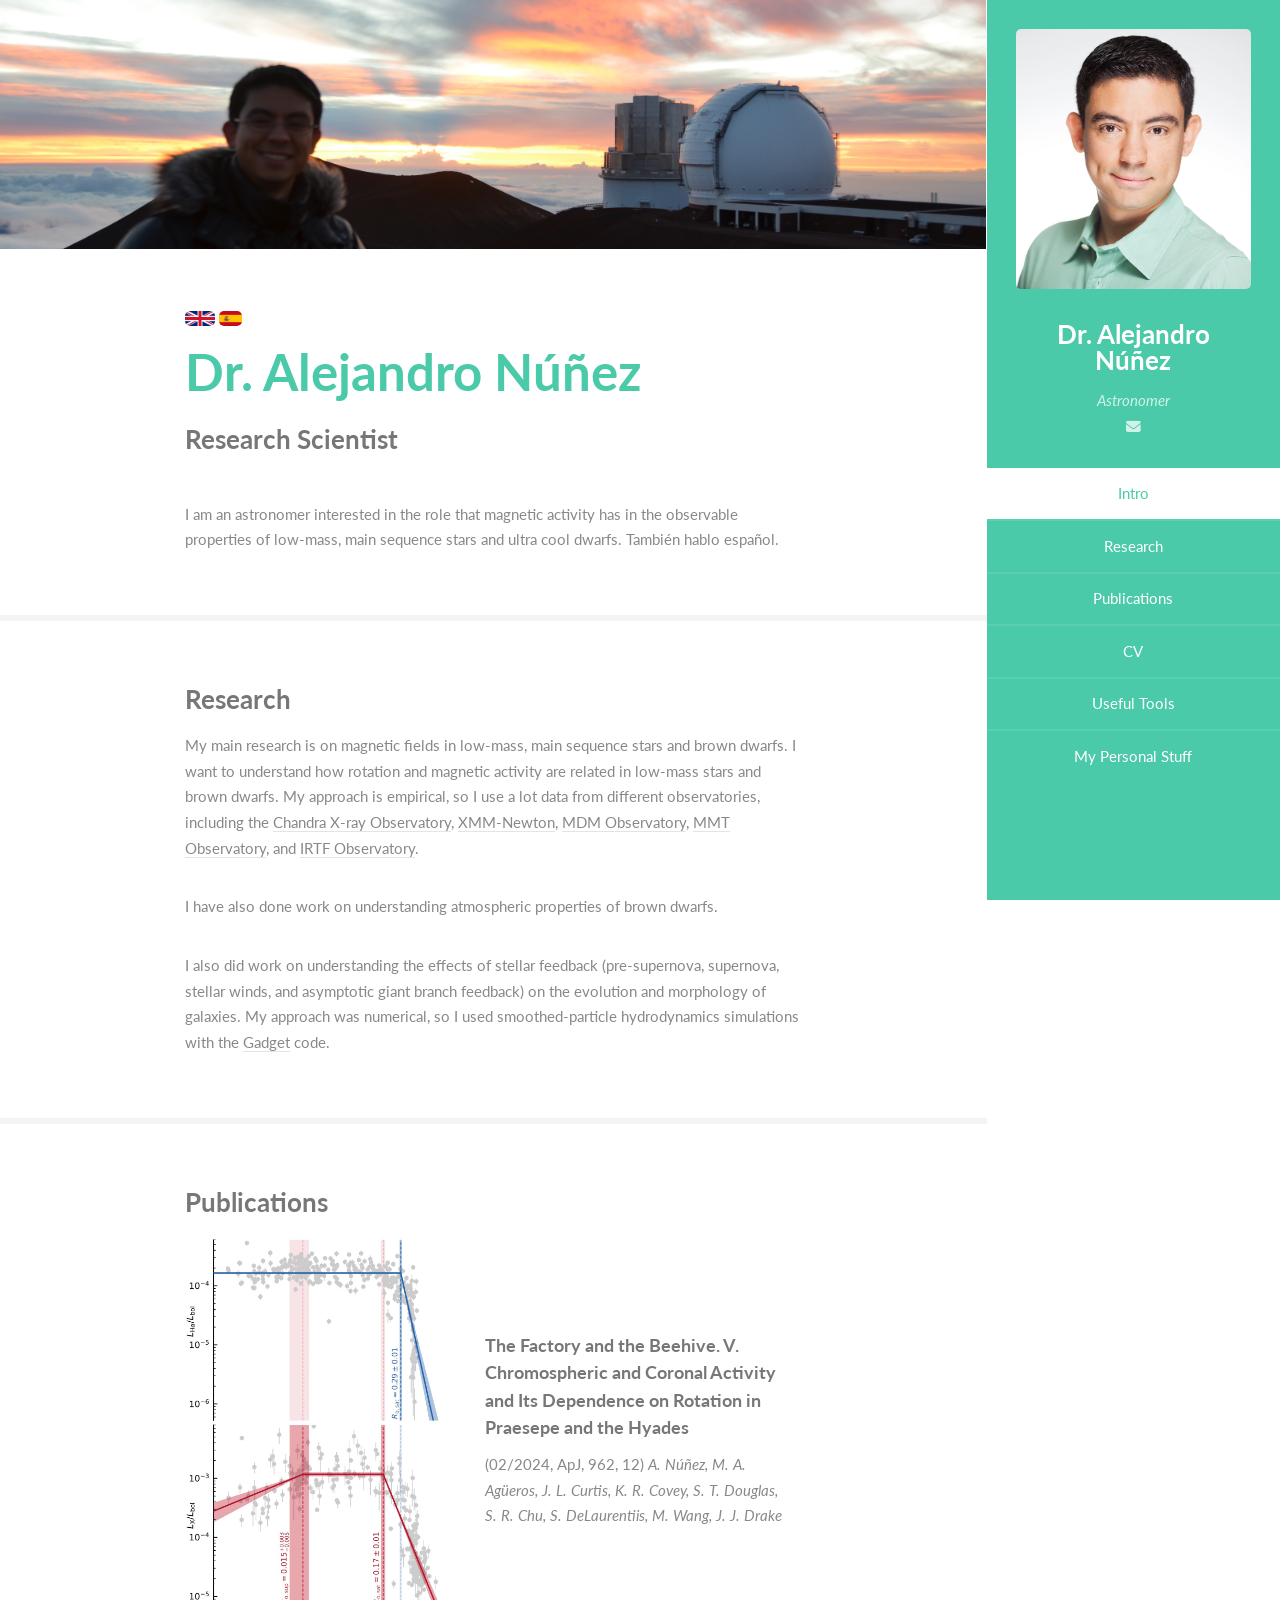
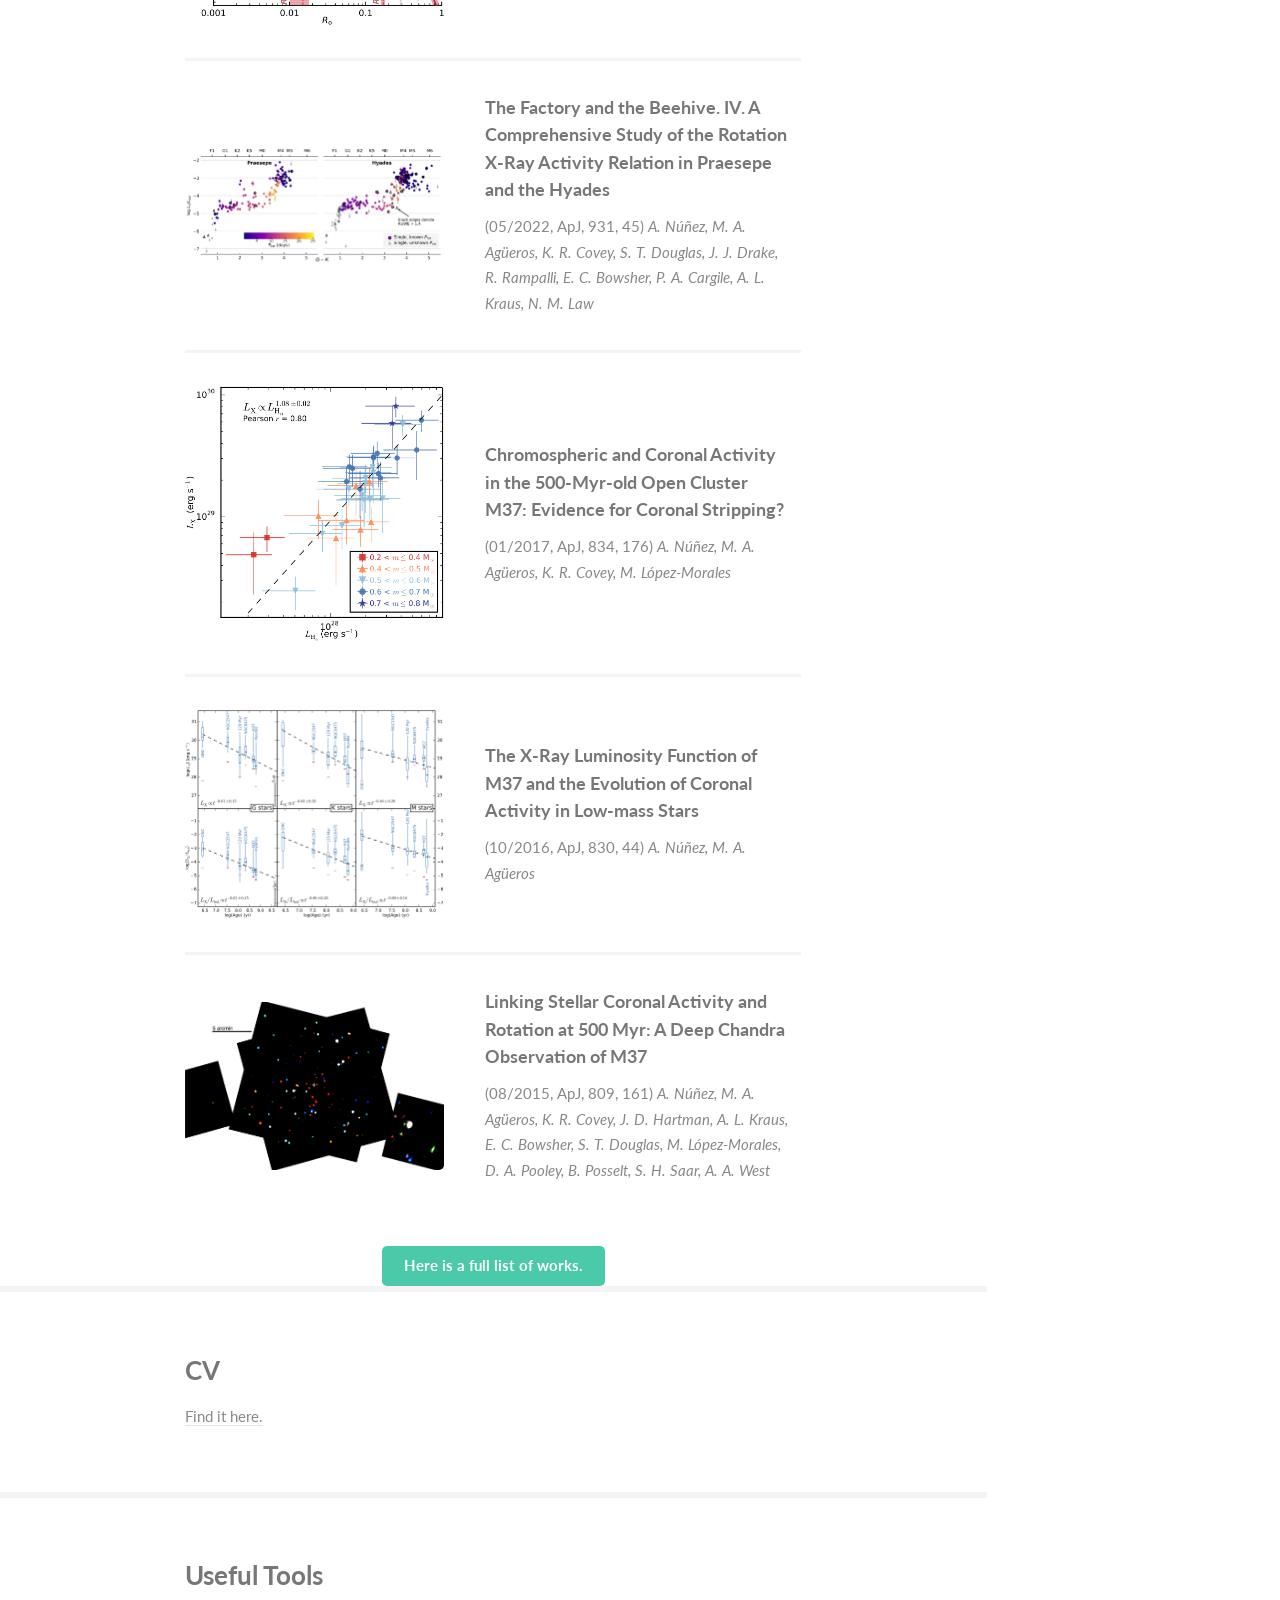
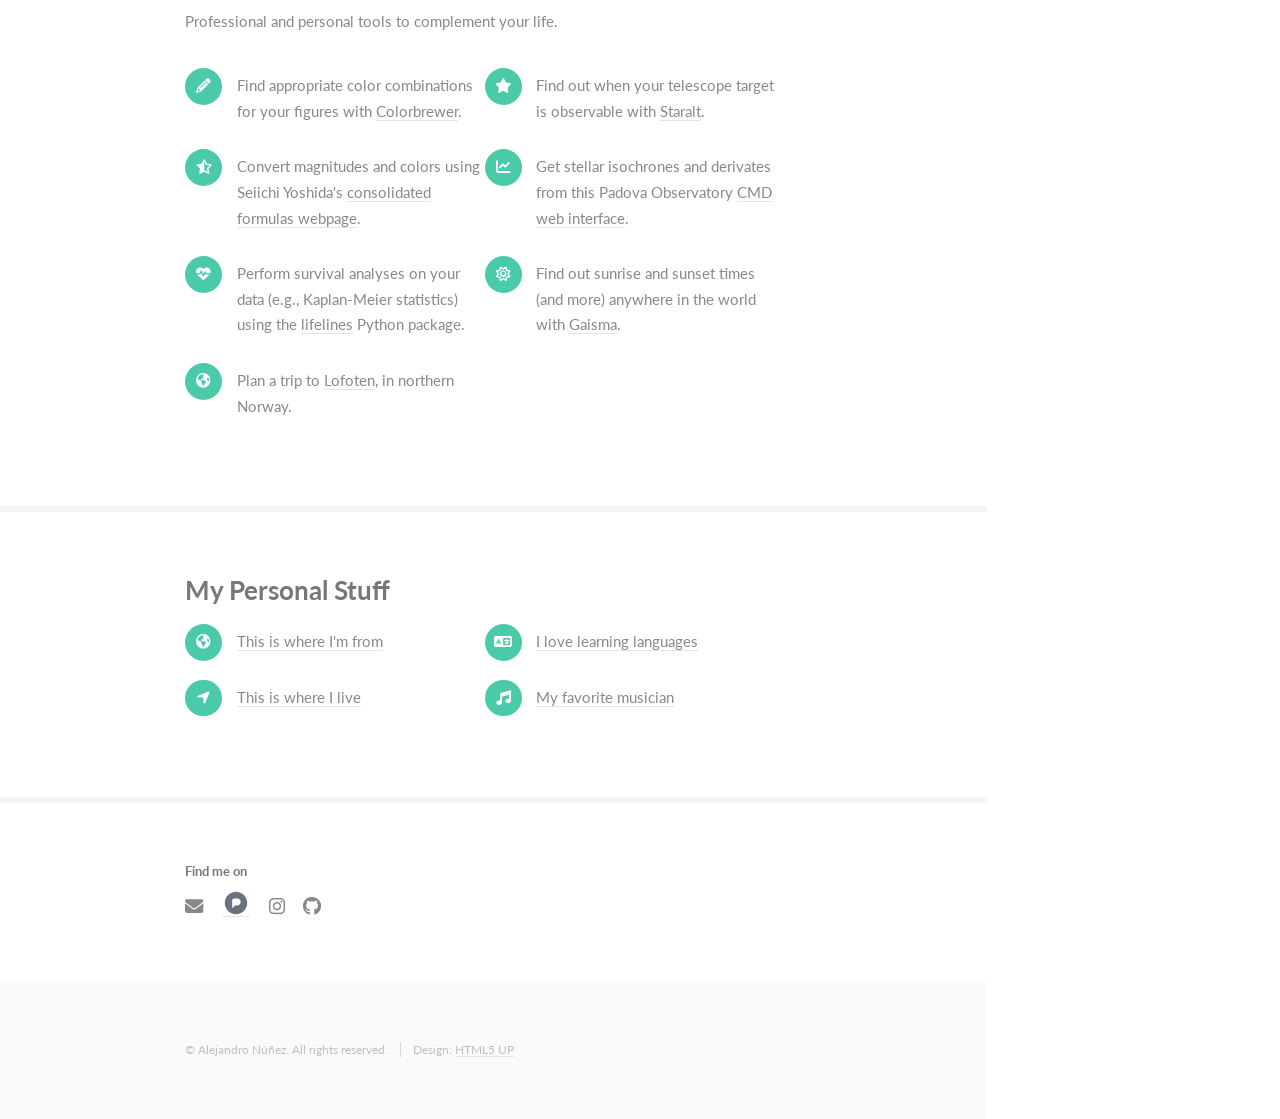
<file: index.html>
<!DOCTYPE HTML>
<!--
	Read Only by HTML5 UP
	html5up.net | @n33co
	Free for personal and commercial use under the CCA 3.0 license (html5up.net/license)

	http://cuit.columbia.edu/web-publishing/creating-personal-websites
	http://fontawesome.io/icons/
	an2549@cunix.cc.columbia.edu
	columbia.edu/an2549
-->
<html>
	<head>
		<title>Dr. Alejandro N&uacute;&ntilde;ez</title>
		<meta charset="utf-8" />
		<meta name="viewport" content="width=device-width, initial-scale=1" />
		<!--[if lte IE 8]><script src="assets/js/ie/html5shiv.js"></script><![endif]-->
		<link rel="stylesheet" href="assets/css/main.css" />
		<link rel="stylesheet" href="https://cdnjs.cloudflare.com/ajax/libs/font-awesome/6.5.2/css/all.min.css">
		<!--[if lte IE 8]><link rel="stylesheet" href="assets/css/ie8.css" /><![endif]-->
	</head>
	<body>

		<!-- Header -->
			<section id="header">
				<header>
					<span class="image fit"><img src="images/me.jpg" alt="" /></span>
					<h1 id="logo"><a href="#">Dr. Alejandro N&uacute;&ntilde;ez</a></h1>
					<p>Astronomer</p><a href="mailto:alejo.nunez@gmail.com" class="icon fa-envelope"><span class="label"></span></a>
				</header>
				<nav id="nav">
					<ul>
						<li><a href="#one">Intro</a></li>
						<li><a href="#two">Research</a></li>
						<li><a href="#three">Publications</a></li>
						<li><a href="#four">CV</a></li>
						<li><a href="#five">Useful Tools</a></li>
						<li><a href="#six">My Personal Stuff</a></li>
					</ul>
				</nav>
			</section>

		<!-- Wrapper -->
			<div id="wrapper">

				<!-- Main -->
					<div id="main">

						<!-- One: INTRO-->
							<section id="one">
								<div class="container">
									<header class="major">
										<a                      class="image"><img src="images/EN.jpg" style="height:15px;" align="right" alt="English" /></a>
										<a href="index_ES.html" class="image"><img src="images/ES.jpg" style="height:15px;" float="right" alt="Espa&ntilde;ol" /></a>
										<h2>Dr. Alejandro N&uacute;&ntilde;ez</h2>
										<p>Research Scientist</p>
									</header>
									<p>I am an astronomer interested in the role that magnetic activity has in the observable properties of low-mass, main sequence stars and ultra cool dwarfs. Tambi&eacute;n hablo espa&ntilde;ol.</p>
								</div>
							</section>

						<!-- Two: RESEARCH -->
							<section id="two">
								<div class="container">
									<h3>Research</h3>
									<p>My main research is on magnetic fields in low-mass, main sequence stars and brown dwarfs. I want to understand how rotation and magnetic activity are related in low-mass stars and brown dwarfs. My approach is empirical, so I use a lot data from different observatories, including the <a href="http://chandra.harvard.edu" target="_blank"> Chandra X-ray Observatory</a>, <a href="http://www.cosmos.esa.int/web/xmm-newton" target="_blank"> XMM-Newton</a>, <a href="http://mdm.kpno.noirlab.edu/" target="_blank"> MDM Observatory</a>, <a href="https://www.mmto.org" target="_blank"> MMT Observatory</a>, and <a href="http://irtfweb.ifa.hawaii.edu" target="_blank"> IRTF Observatory</a>.</p>

									<p>I have also done work on understanding atmospheric properties of brown dwarfs.</p>

									<p>I also did work on understanding the effects of stellar feedback (pre-supernova, supernova, stellar winds, and asymptotic giant branch feedback) on the evolution and morphology of galaxies. My approach was numerical, so I used smoothed-particle hydrodynamics simulations with the <a href="http://wwwmpa.mpa-garching.mpg.de/gadget/" target="_blank"> Gadget</a> code. </p>

								</div>
							</section>

						<!-- Three: PUBLICATIONS -->
							<section id="three">
								<div class="container">
									<h3>Publications</h3>
									<div class="features">
										<article>
											<a href="images/Rossby_XHaALL.jpg" class="image"><img src="images/Rossby_XHaALL.jpg" alt="" /></a>
											<div class="inner">
												<h4><a href=https://ui.adsabs.harvard.edu/abs/2024ApJ...962...12N/abstract>The Factory and the Beehive. V. Chromospheric and Coronal Activity and Its Dependence on Rotation in Praesepe and the Hyades</a></h4>
												<p>(02/2024, ApJ, 962, 12) <i>A. N&uacute;&ntilde;ez, M. A. Ag&uuml;eros, J. L. Curtis, K. R. Covey, S. T. Douglas, S. R. Chu, S. DeLaurentiis, M. Wang, J. J. Drake</i></p>
											</div>
										</article>
										<article>
											<a href="images/LLX_color.jpg" class="image"><img src="images/LLX_color.jpg" alt="" /></a>
											<div class="inner">
												<h4><a href=https://ui.adsabs.harvard.edu/abs/2022ApJ...931...45N/abstract>The Factory and the Beehive. IV. A Comprehensive Study of the Rotation X-Ray Activity Relation in Praesepe and the Hyades</a></h4>
												<p>(05/2022, ApJ, 931, 45) <i>A. N&uacute;&ntilde;ez, M. A. Ag&uuml;eros, K. R. Covey, S. T. Douglas, J. J. Drake, R. Rampalli, E. C. Bowsher, P. A. Cargile, A. L. Kraus, N. M. Law</i></p>
											</div>
										</article>
										<article>
											<a href="images/Lx_v_LHa.jpg" class="image"><img src="images/Lx_v_LHa.jpg" alt="" /></a>
											<div class="inner">
												<h4><a href=https://ui.adsabs.harvard.edu/abs/2017ApJ...834..176N/abstract>Chromospheric and Coronal Activity in the 500-Myr-old Open Cluster M37: Evidence for Coronal Stripping?</a></h4>
												<p>(01/2017, ApJ, 834, 176) <i>A. N&uacute;&ntilde;ez, M. A. Ag&uuml;eros, K. R. Covey, M. L&oacute;pez-Morales</i></p>
											</div>
										</article>
										<article>
											<a href="images/Lx_v_t.jpg" class="image"><img src="images/Lx_v_t.jpg" alt="" /></a>
											<div class="inner">
												<h4><a href=https://ui.adsabs.harvard.edu/abs/2016ApJ...830...44N/abstract>The X-Ray Luminosity Function of M37 and the Evolution of Coronal Activity in Low-mass Stars</a></h4>
												<p>(10/2016, ApJ, 830, 44) <i>A. N&uacute;&ntilde;ez, M. A. Ag&uuml;eros</i></p>
											</div>
										</article>
										<article>
											<a href="images/color_composite.jpg" class="image"><img src="images/color_composite.jpg" alt="" /></a>
											<div class="inner">
												<h4><a href=https://ui.adsabs.harvard.edu/abs/2015ApJ...809..161N/abstract>Linking Stellar Coronal Activity and Rotation at 500 Myr: A Deep Chandra Observation of M37</a></h4>
												<p>(08/2015, ApJ, 809, 161) <i>A. N&uacute;&ntilde;ez, M. A. Ag&uuml;eros, K. R. Covey, J. D. Hartman, A. L. Kraus, E. C. Bowsher, S. T. Douglas, M. L&oacute;pez-Morales, D. A. Pooley, B. Posselt, S. H. Saar, A. A. West</i></p>
											</div>
										</article>
									</div>
								</div>
								<center><a href="https://ui.adsabs.harvard.edu/search/fq=%7B!type%3Daqp%20v%3D%24fq_database%7D&fq_database=database%3A%20astronomy&q=author%3A(%22nunez%2C%20alejandro%22)&sort=date%20desc%2C%20bibcode%20desc&p_=0" target="_blank" class="button special">Here is a full list of works.</a></center>
							</section>

						<!-- Four: CV -->
							<section id="four">
								<div class="container">
									<h3>CV</h3>
									<p><a href="CV.pdf">Find it here.</a></p>
								</div>
							</section>

						<!-- Five: Useful Tools -->
                            <section id="five">
                            	<div class="container">
                                	<h3><a href="#">Useful Tools</a></h3>
									<p>Professional and personal tools to complement your life. </p>
                                    <ul class="feature-icons">
                                    	<li class="fa-pencil">Find appropriate color combinations for your figures with <a href="http://colorbrewer2.org/" target="_blank">Colorbrewer</a>.</li>
                                    	<li class="fa-star">Find out when your telescope target is observable with <a href="https://astro.ing.iac.es/staralt/" target="_blank">Staralt</a>.</li>
										<li class="fa-star-half-o">Convert magnitudes and colors using Seiichi Yoshida's <a href="http://www.aerith.net/astro/color_conversion.html" target="_blank">consolidated formulas webpage</a>.</li>
										<li class="fa-line-chart">Get stellar isochrones and derivates from this Padova Observatory <a href="http://stev.oapd.inaf.it/cgi-bin/cmd" target="_blank">CMD web interface</a>.</li>
                                    	<li class="fa-heartbeat">Perform survival analyses on your data (e.g., Kaplan-Meier statistics) using the <a href="http://lifelines.readthedocs.io/en/latest/index.html#" target="_blank">lifelines</a> Python package.</li>
										<li class="fa-sun-o">Find out sunrise and sunset times (and more) anywhere in the world with <a href="https://www.gaisma.com/en/" target="_blank">Gaisma</a>.</li>
										<li class="fa-globe">Plan a trip to <a href="http://www.68north.com/outdoors/" target="_blank">Lofoten</a>, in northern Norway.</li>
                                    </ul>
                                </div>
                            </section>

						<!-- Six: My Personal Stuff -->
                            <section id="six">
                            	<div class="container">
                                	<h3><a href="#">My Personal Stuff</a></h3>
                                    <ul class="feature-icons">
                                        <li class="fa-globe"><a href="https://colombia.travel/en/medellin" target="_blank">This is where I'm from</a></li>
                                        <li class="fa-language"><a href="https://www.duolingo.com/profile/alejocosmico" target="_blank">I love learning languages</a></li>
                                        <li class="fa-location-arrow"><a href="https://www.visitlondon.com/things-to-do/london-areas/islington-and-angel" target="_blank">This is where I live</a></li>
                                        <li class="fa-music"><a href="http://bjork.com/" target="_blank">My favorite musician</a></li>
                                    </ul>
                                </div>
                            </section>

						<!-- Seven -->
							<section id="seven">
								<div class="container">
									<section>
										<div class="row">
											<div class="6u 12u(xsmall)">
												<h5>Find me on</h5>
												<ul class="icons">
													<li><a href="mailto:alejo.nunez@gmail.com" class="icon fa-solid fa-envelope"><span class="label"></span></a></li>
													<li>
														<a href="https://pixelfed.social/alejocosmico" target="_blank">
															<img src="pixelfed.svg"
																alt="Pixelfed"
																style="width:28px; height:28px; vertical-align:-4px;">
														</a>
													</li>
													<li><a href="https://www.instagram.com/alejocosmico/" target="_blank" class="icon fa-brands fa-instagram"><span class="label">Instagram</span></a></li>
													<li><a href="https://github.com/alejocosmico" target="_blank" class="icon fa-brands fa-github"><span class="label">Github</span></a></li>
												</ul>
											</div>
										</div>
									</section>
								</div>
							</section>

					</div>

				<!-- Footer -->
					<section id="footer">
						<div class="container">
							<ul class="copyright">
								<li>&copy; Alejandro N&uacute;&ntilde;ez. All rights reserved.</li><li>Design: <a href="http://html5up.net">HTML5 UP</a></li>
							</ul>
						</div>
					</section>

			</div>

		<!-- Scripts -->
			<script src="assets/js/jquery.min.js"></script>
			<script src="assets/js/jquery.scrollzer.min.js"></script>
			<script src="assets/js/jquery.scrolly.min.js"></script>
			<script src="assets/js/skel.min.js"></script>
			<script src="assets/js/util.js"></script>
			<!--[if lte IE 8]><script src="assets/js/ie/respond.min.js"></script><![endif]-->
			<script src="assets/js/main.js"></script>

	</body>
</html>
</file>
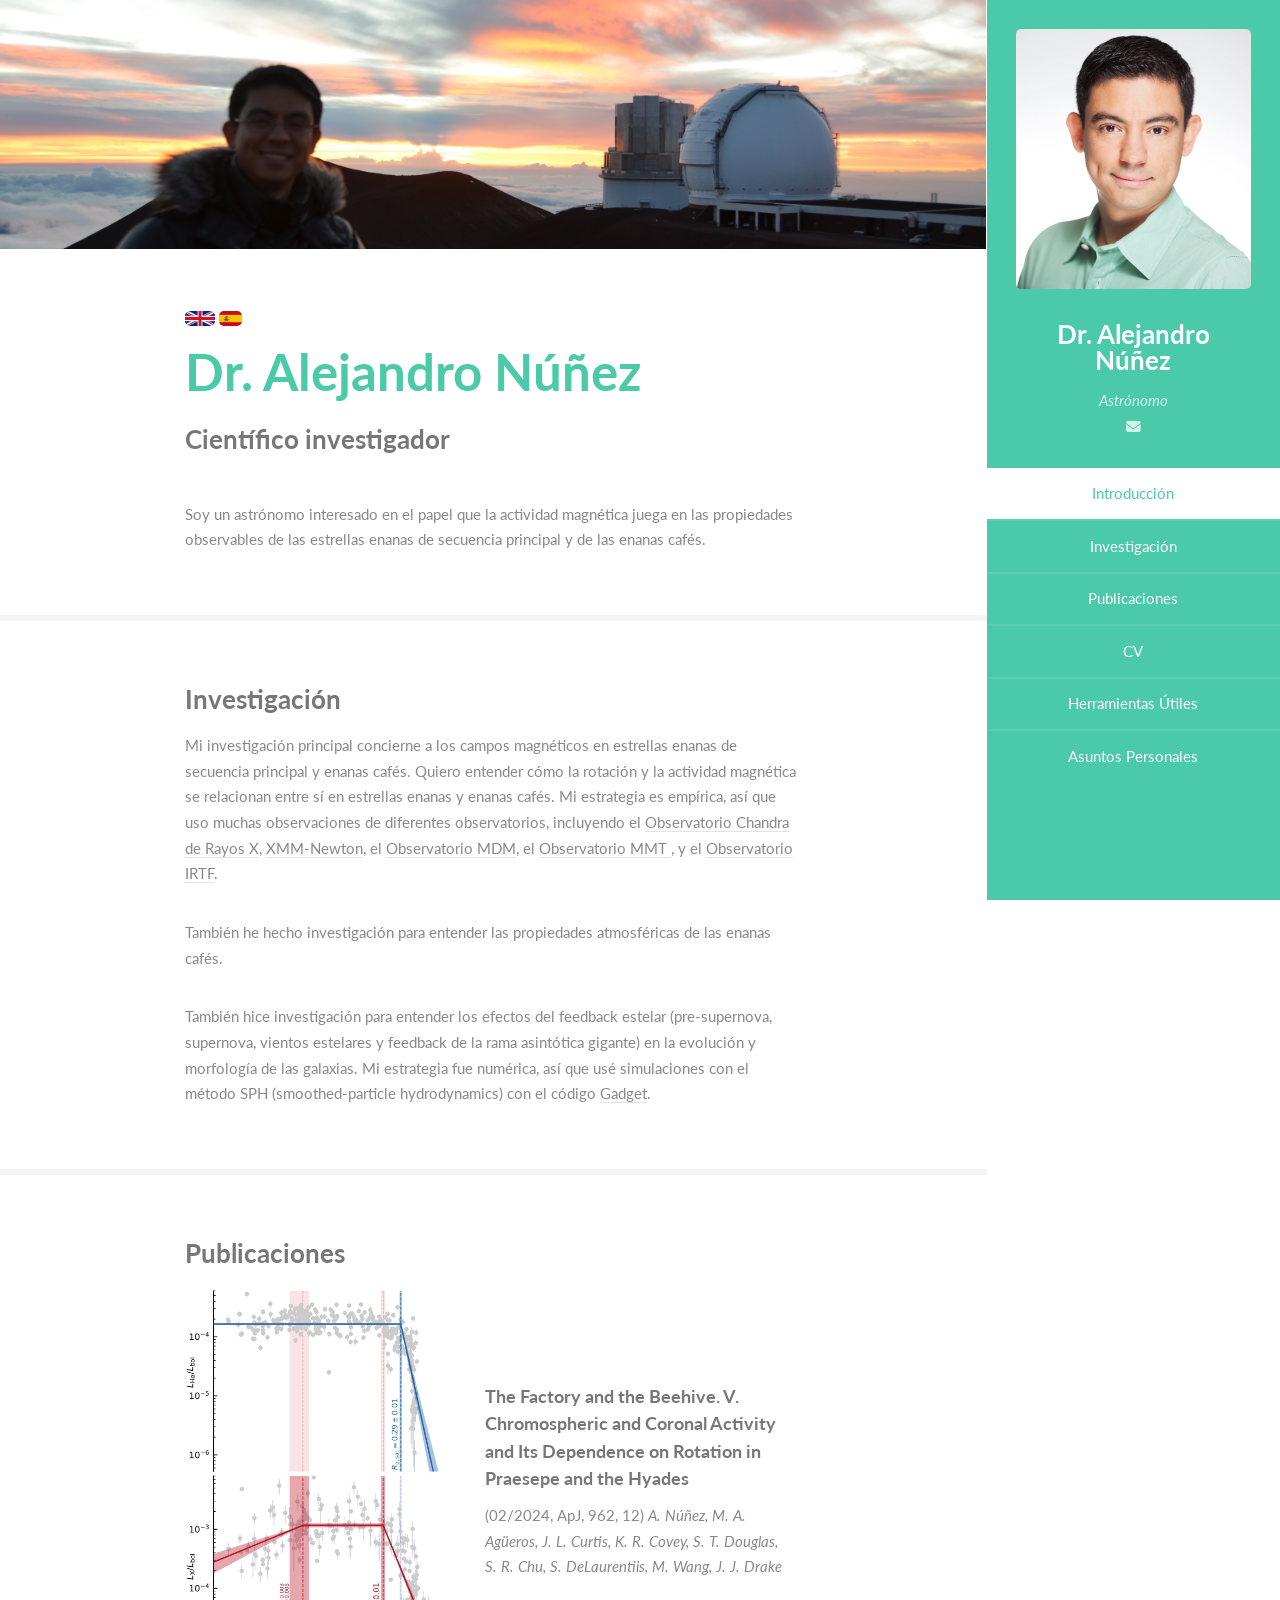
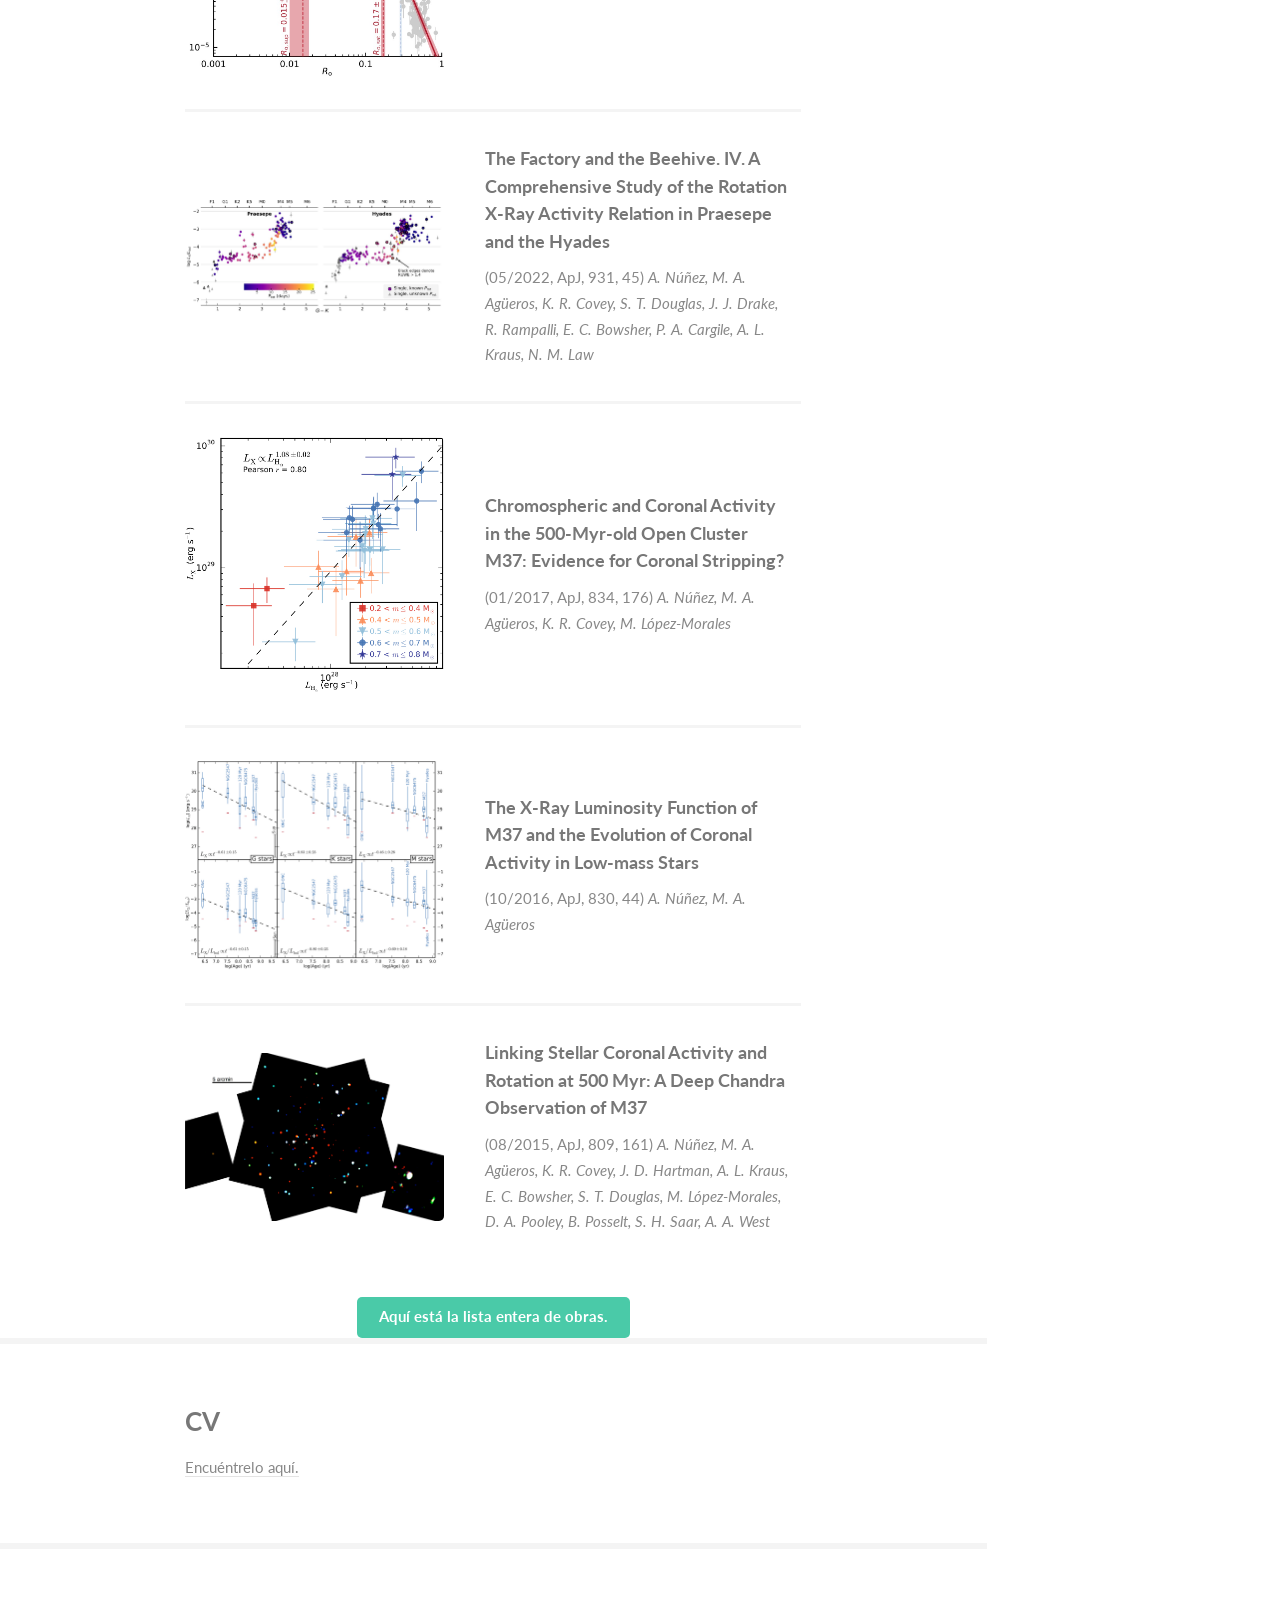
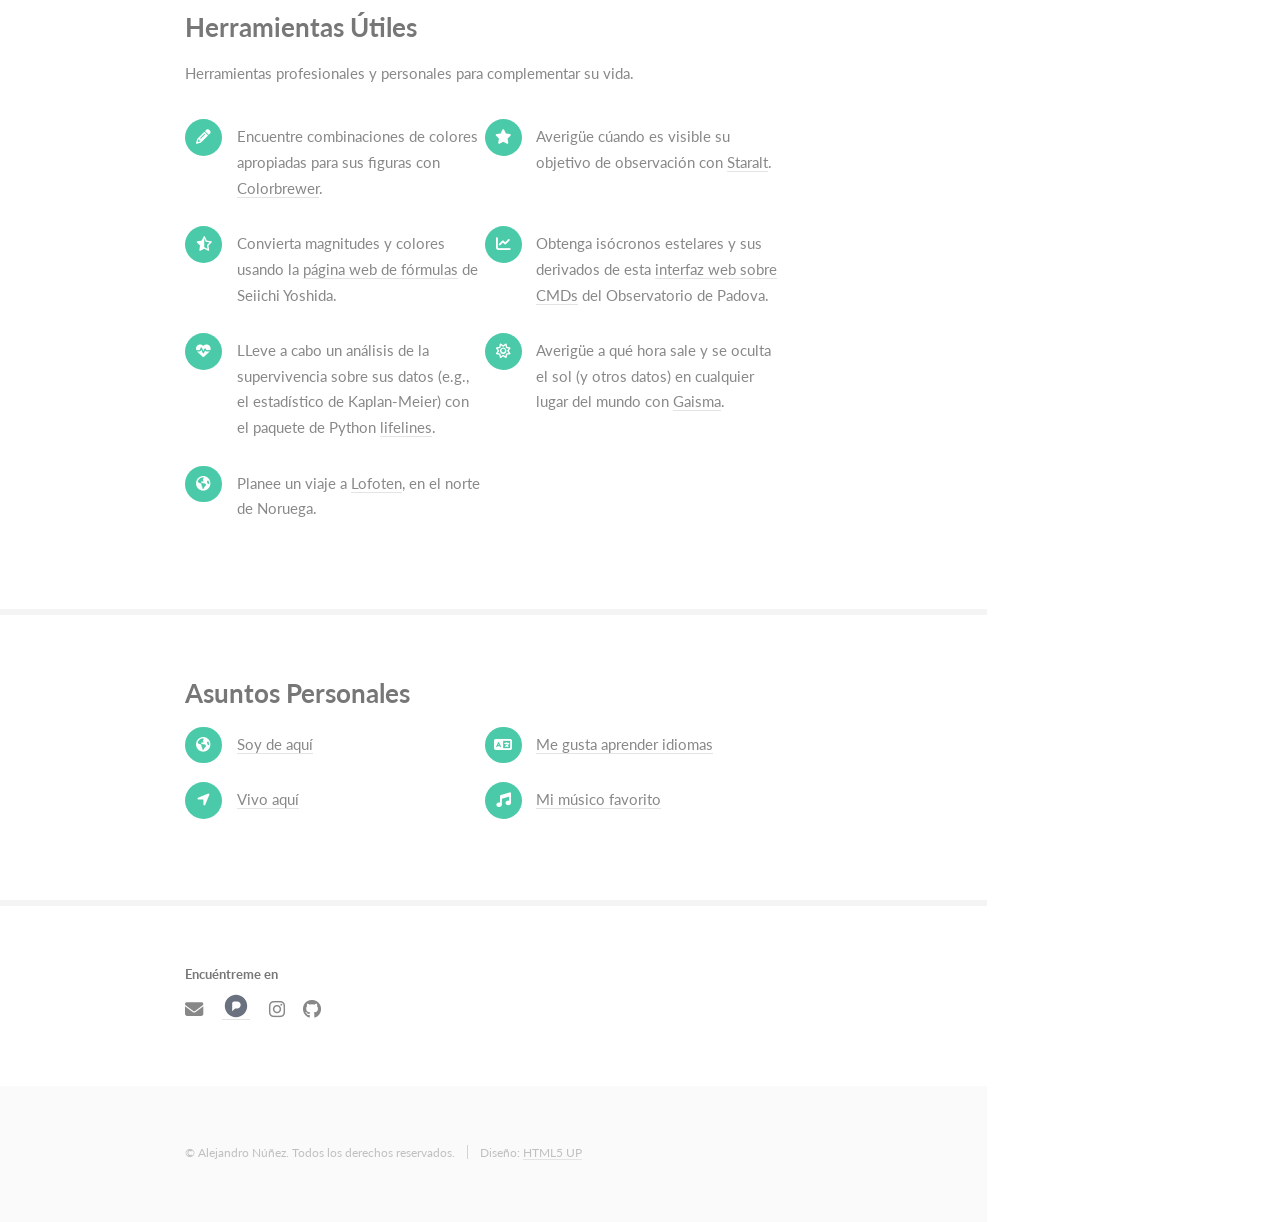
<file: index_ES.html>
<!DOCTYPE HTML>
<!--
	Read Only by HTML5 UP
	html5up.net | @n33co
	Free for personal and commercial use under the CCA 3.0 license (html5up.net/license)

	http://cuit.columbia.edu/web-publishing/creating-personal-websites
	http://fontawesome.io/icons/
	an2549@cunix.cc.columbia.edu
	columbia.edu/an2549
-->
<html>
	<head>
		<title>Dr. Alejandro N&uacute;&ntilde;ez</title>
		<meta charset="utf-8" />
		<meta name="viewport" content="width=device-width, initial-scale=1" />
		<!--[if lte IE 8]><script src="assets/js/ie/html5shiv.js"></script><![endif]-->
		<link rel="stylesheet" href="assets/css/main.css" />
		<link rel="stylesheet" href="https://cdnjs.cloudflare.com/ajax/libs/font-awesome/6.5.2/css/all.min.css">
	</head>
	<body>

		<!-- Header -->
			<section id="header">
				<header>
					<span class="image fit"><img src="images/me.jpg" alt="" /></span>
					<h1 id="logo"><a href="#">Dr. Alejandro N&uacute;&ntilde;ez</a></h1>
					<p>Astr&oacute;nomo</p><a href="mailto:alejo.nunez@gmail.com" class="icon fa-envelope"><span class="label"></span></a>
				</header>
				<nav id="nav">
					<ul>
						<li><a href="#one">Introducci&oacute;n</a></li>
						<li><a href="#two">Investigaci&oacute;n</a></li>
						<li><a href="#three">Publicaciones</a></li>
						<li><a href="#four">CV</a></li>
						<li><a href="#five">Herramientas &Uacute;tiles</a></li>
						<li><a href="#six">Asuntos Personales</a></li>
					</ul>
				</nav>
			</section>

		<!-- Wrapper -->
			<div id="wrapper">

				<!-- Main -->
					<div id="main">

						<!-- One: INTRO-->
							<section id="one">
								<div class="container">
									<header class="major">
										<a href="index.html" class="image"><img src="images/EN.jpg" style="height:15px;" align="right" alt="English" /></a>
										<a                   class="image"><img src="images/ES.jpg" style="height:15px;" float="right" alt="Espa&ntilde;ol" /></a>
										<h2>Dr. Alejandro N&uacute;&ntilde;ez</h2>
										<p>Científico investigador</p>
									</header>
									<p>Soy un astr&oacute;nomo interesado en el papel que la actividad magn&eacute;tica juega en las propiedades observables de las estrellas enanas de secuencia principal y de las enanas caf&eacute;s.</p>
								</div>
							</section>

						<!-- Two: RESEARCH -->
							<section id="two">
								<div class="container">
									<h3>Investigaci&oacute;n</h3>
									<p>Mi investigaci&oacute;n principal concierne a los campos magn&eacute;ticos en estrellas enanas de secuencia principal y enanas caf&eacute;s. Quiero entender c&oacute;mo la rotaci&oacute;n y la actividad magn&eacute;tica se relacionan entre s&iacute; en estrellas enanas y enanas caf&eacute;s. Mi estrategia es emp&iacute;rica, as&iacute; que uso muchas observaciones de diferentes observatorios, incluyendo el <a href="http://chandra.harvard.edu" target="_blank"> Observatorio Chandra de Rayos X</a>, <a href="http://www.cosmos.esa.int/web/xmm-newton" target="_blank"> XMM-Newton</a>, el <a href="http://mdm.kpno.noirlab.edu/" target="_blank"> Observatorio MDM</a>, el <a href="https://www.mmto.org" target="_blank"> Observatorio MMT </a>, y el <a href="http://irtfweb.ifa.hawaii.edu" target="_blank"> Observatorio IRTF</a>.</p>

									<p>Tambi&eacute;n he hecho investigaci&oacute;n para entender las propiedades atmosf&eacute;ricas de las enanas caf&eacute;s.</p>

									<p>Tambi&eacute;n hice investigaci&oacute;n para entender los efectos del feedback estelar (pre-supernova, supernova, vientos estelares y feedback de la rama asint&oacute;tica gigante) en la evoluci&oacute;n y morfolog&iacute;a de las galaxias. Mi estrategia fue num&eacute;rica, as&iacute; que us&eacute; simulaciones con el m&eacute;todo SPH (smoothed-particle hydrodynamics) con el c&oacute;digo <a href="http://wwwmpa.mpa-garching.mpg.de/gadget/" target="_blank"> Gadget</a>. </p>

								</div>
							</section>

						<!-- Three: PUBLICATIONS -->
							<section id="three">
								<div class="container">
									<h3>Publicaciones</h3>
									<div class="features">
										<article>
											<a href="images/Rossby_XHaALL.jpg" class="image"><img src="images/Rossby_XHaALL.jpg" alt="" /></a>
											<div class="inner">
												<h4><a href=https://arxiv.org/abs/2311.18690>The Factory and the Beehive. V. Chromospheric and Coronal Activity and Its Dependence on Rotation in Praesepe and the Hyades</a></h4>
												<p>(02/2024, ApJ, 962, 12) <i>A. N&uacute;&ntilde;ez, M. A. Ag&uuml;eros, J. L. Curtis, K. R. Covey, S. T. Douglas, S. R. Chu, S. DeLaurentiis, M. Wang, J. J. Drake</i></p>
											</div>
										</article>
										<article>
											<a href="images/LLX_color.jpg" class="image"><img src="images/LLX_color.jpg" alt="" /></a>
											<div class="inner">
												<h4><a href=https://ui.adsabs.harvard.edu/abs/2022ApJ...931...45N/abstract>The Factory and the Beehive. IV. A Comprehensive Study of the Rotation X-Ray Activity Relation in Praesepe and the Hyades</a></h4>
												<p>(05/2022, ApJ, 931, 45) <i>A. N&uacute;&ntilde;ez, M. A. Ag&uuml;eros, K. R. Covey, S. T. Douglas, J. J. Drake, R. Rampalli, E. C. Bowsher, P. A. Cargile, A. L. Kraus, N. M. Law</i></p>
											</div>
										</article>
										<article>
											<a href="images/Lx_v_LHa.jpg" class="image"><img src="images/Lx_v_LHa.jpg" alt="" /></a>
											<div class="inner">
												<h4><a href=https://ui.adsabs.harvard.edu/abs/2017ApJ...834..176N/abstract>Chromospheric and Coronal Activity in the 500-Myr-old Open Cluster M37: Evidence for Coronal Stripping?</a></h4>
												<p>(01/2017, ApJ, 834, 176) <i>A. N&uacute;&ntilde;ez, M. A. Ag&uuml;eros, K. R. Covey, M. L&oacute;pez-Morales</i></p>
											</div>
										</article>
										<article>
											<a href="images/Lx_v_t.jpg" class="image"><img src="images/Lx_v_t.jpg" alt="" /></a>
											<div class="inner">
												<h4><a href=https://ui.adsabs.harvard.edu/abs/2016ApJ...830...44N/abstract>The X-Ray Luminosity Function of M37 and the Evolution of Coronal Activity in Low-mass Stars</a></h4>
												<p>(10/2016, ApJ, 830, 44) <i>A. N&uacute;&ntilde;ez, M. A. Ag&uuml;eros</i></p>
											</div>
										</article>
										<article>
											<a href="images/color_composite.jpg" class="image"><img src="images/color_composite.jpg" alt="" /></a>
											<div class="inner">
												<h4><a href=https://ui.adsabs.harvard.edu/abs/2015ApJ...809..161N/abstract>Linking Stellar Coronal Activity and Rotation at 500 Myr: A Deep Chandra Observation of M37</a></h4>
												<p>(08/2015, ApJ, 809, 161) <i>A. N&uacute;&ntilde;ez, M. A. Ag&uuml;eros, K. R. Covey, J. D. Hartman, A. L. Kraus, E. C. Bowsher, S. T. Douglas, M. L&oacute;pez-Morales, D. A. Pooley, B. Posselt, S. H. Saar, A. A. West</i></p>
											</div>
										</article>
									</div>
								</div>
								<center><a href="https://ui.adsabs.harvard.edu/search/fq=%7B!type%3Daqp%20v%3D%24fq_database%7D&fq_database=database%3A%20astronomy&q=author%3A(%22nunez%2C%20alejandro%22)&sort=date%20desc%2C%20bibcode%20desc&p_=0" target="_blank" class="button special">Aqu&iacute; est&aacute; la lista entera de obras.</a></center>
							</section>

						<!-- Four: CV -->
							<section id="four">
								<div class="container">
									<h3>CV</h3>
									<p><a href="CV.pdf">Encu&eacute;ntrelo aqu&iacute;.</a></p>
								</div>
							</section>

						<!-- Five: Useful Tools -->
                            <section id="five">
                            	<div class="container">
                                	<h3><a href="#">Herramientas &Uacute;tiles</a></h3>
									<p>Herramientas profesionales y personales para complementar su vida. </p>
                                    <ul class="feature-icons">
                                    	<li class="fa-pencil">Encuentre combinaciones de colores apropiadas para sus figuras con <a href="http://colorbrewer2.org/" target="_blank">Colorbrewer</a>.</li>
                                    	<li class="fa-star">Averig&uuml;e c&uacute;ando es visible su objetivo de observaci&oacute;n con <a href="https://astro.ing.iac.es/staralt/" target="_blank">Staralt</a>.</li>
										<li class="fa-star-half-o">Convierta magnitudes y colores usando la <a href="http://www.aerith.net/astro/color_conversion.html" target="_blank">p&aacute;gina web de f&oacute;rmulas</a> de Seiichi Yoshida.</li>
										<li class="fa-line-chart">Obtenga is&oacute;cronos estelares y sus derivados de esta <a href="http://stev.oapd.inaf.it/cgi-bin/cmd" target="_blank">interfaz web sobre CMDs</a> del Observatorio de Padova.</li>
                                    	<li class="fa-heartbeat">LLeve a cabo un an&aacute;lisis de la supervivencia sobre sus datos (e.g., el estad&iacute;stico de Kaplan-Meier) con el paquete de Python <a href="http://lifelines.readthedocs.io/en/latest/index.html#" target="_blank">lifelines</a>.</li>
										<li class="fa-sun-o">Averig&uuml;e a qu&eacute; hora sale y se oculta el sol (y otros datos) en cualquier lugar del mundo con <a href="https://www.gaisma.com/en/" target="_blank">Gaisma</a>.</li>
										<li class="fa-globe">Planee un viaje a <a href="http://www.68north.com/outdoors/" target="_blank">Lofoten</a>, en el norte de Noruega.</li>
                                    </ul>
                                </div>
                            </section>

						<!-- Six: My Personal Stuff -->
                            <section id="six">
                            	<div class="container">
                                	<h3><a href="#">Asuntos Personales</a></h3>
                                    <ul class="feature-icons">
                                    	<!--li class="fa-coffee"><a href="http://starsthatshrink.blogspot.com/">Mi blog personal</a></li-->
                                        <li class="fa-globe"><a href="https://colombia.travel/en/medellin" target="_blank">Soy de aqu&iacute;</a></li>
                                        <li class="fa-language"><a href="https://www.duolingo.com/profile/alejocosmico" target="_blank">Me gusta aprender idiomas</a></li>
                                        <li class="fa-location-arrow"><a href="https://www.visitlondon.com/things-to-do/london-areas/islington-and-angel" target="_blank">Vivo aqu&iacute;</a></li>
                                        <li class="fa-music"><a href="http://bjork.com/" target="_blank">Mi m&uacute;sico favorito</a></li>
                                    </ul>
                                </div>
                            </section>

						<!-- Seven -->
							<section id="seven">
								<div class="container">
									<section>
										<div class="row">
											<div class="6u 12u(xsmall)">
												<h5>Encu&eacute;ntreme en</h5>
												<ul class="icons">
													<li><a href="mailto:alejo.nunez@gmail.com" class="icon fa-solid fa-envelope"><span class="label"></span></a></li>
													<li>
														<a href="https://pixelfed.social/alejocosmico" target="_blank">
															<img src="pixelfed.svg"
																alt="Pixelfed"
																style="width:28px; height:28px; vertical-align:-4px;">
														</a>
													</li>
													<li><a href="https://www.instagram.com/alejocosmico/" target="_blank" class="icon fa-brands fa-instagram"><span class="label">Instagram</span></a></li>
													<li><a href="https://github.com/alejocosmico" target="_blank" class="icon fa-brands fa-github"><span class="label">Github</span></a></li>
												</ul>
											</div>
										</div>
									</section>
								</div>
							</section>

					</div>

				<!-- Footer -->
					<section id="footer">
						<div class="container">
							<ul class="copyright">
								<li>&copy; Alejandro N&uacute;&ntilde;ez. Todos los derechos reservados.</li><li>Dise&ntilde;o: <a href="http://html5up.net">HTML5 UP</a></li>
							</ul>
						</div>
					</section>

			</div>

		<!-- Scripts -->
			<script src="assets/js/jquery.min.js"></script>
			<script src="assets/js/jquery.scrollzer.min.js"></script>
			<script src="assets/js/jquery.scrolly.min.js"></script>
			<script src="assets/js/skel.min.js"></script>
			<script src="assets/js/util.js"></script>
			<!--[if lte IE 8]><script src="assets/js/ie/respond.min.js"></script><![endif]-->
			<script src="assets/js/main.js"></script>

	</body>
</html>
</file>
<file: assets/css/ie8.css>
/*
	Read Only by HTML5 UP
	html5up.net | @ajlkn
	Free for personal and commercial use under the CCA 3.0 license (html5up.net/license)
*/

/* Basic */

	code,
	input[type="text"],
	input[type="password"],
	input[type="email"],
	select,
	textarea,
	.box,
	.image,
	.image img,
	input[type="submit"],
	input[type="reset"],
	input[type="button"],
	.button {
		position: relative;
		-ms-behavior: url("assets/js/ie/PIE.htc");
	}

/* Form */

	input[type="text"],
	input[type="password"],
	input[type="email"],
	select {
		line-height: 2.75em;
	}

	input[type="checkbox"],
	input[type="radio"] {
		-moz-appearance: normal;
		-webkit-appearance: normal;
		-ms-appearance: normal;
		appearance: normal;
	}

		input[type="checkbox"] + label,
		input[type="radio"] + label {
			padding: 0 0 0 1.5em;
		}

			input[type="checkbox"] + label:before,
			input[type="radio"] + label:before {
				display: none;
			}

/* Button */

	input[type="submit"].alt,
	input[type="reset"].alt,
	input[type="button"].alt,
	.button.alt {
		border: solid 2px #e4e4e4;
	}
</file>
<file: assets/css/main.css>
@import url("font-awesome.min.css");
@import url("https://fonts.googleapis.com/css?family=Lato:400,400italic,700,700italic|Source+Code+Pro:400");

/*
	Read Only by HTML5 UP
	html5up.net | @ajlkn
	Free for personal and commercial use under the CCA 3.0 license (html5up.net/license)
*/

/* Reset */

	html, body, div, span, applet, object, iframe, h1, h2, h3, h4, h5, h6, p, blockquote, pre, a, abbr, acronym, address, big, cite, code, del, dfn, em, img, ins, kbd, q, s, samp, small, strike, strong, sub, sup, tt, var, b, u, i, center, dl, dt, dd, ol, ul, li, fieldset, form, label, legend, table, caption, tbody, tfoot, thead, tr, th, td, article, aside, canvas, details, embed, figure, figcaption, footer, header, hgroup, menu, nav, output, ruby, section, summary, time, mark, audio, video {
		margin: 0;
		padding: 0;
		border: 0;
		font-size: 100%;
		font: inherit;
		vertical-align: baseline;
	}

	article, aside, details, figcaption, figure, footer, header, hgroup, menu, nav, section {
		display: block;
	}

	body {
		line-height: 1;
	}

	ol, ul {
		list-style: none;
	}

	blockquote, q {
		quotes: none;
	}

	blockquote:before, blockquote:after, q:before, q:after {
		content: '';
		content: none;
	}

	table {
		border-collapse: collapse;
		border-spacing: 0;
	}

	body {
		-webkit-text-size-adjust: none;
	}

/* Box Model */

	*, *:before, *:after {
		-moz-box-sizing: border-box;
		-webkit-box-sizing: border-box;
		box-sizing: border-box;
	}

/* Containers */

	.container {
		margin-left: auto;
		margin-right: auto;
	}

	.container.\31 25\25 {
		width: 100%;
		max-width: 56.25em;
		min-width: 45em;
	}

	.container.\37 5\25 {
		width: 33.75em;
	}

	.container.\35 0\25 {
		width: 22.5em;
	}

	.container.\32 5\25 {
		width: 11.25em;
	}

	.container {
		width: 45em;
	}

	@media screen and (max-width: 1680px) {

		.container.\31 25\25 {
			width: 100%;
			max-width: 56.25em;
			min-width: 45em;
		}

		.container.\37 5\25 {
			width: 33.75em;
		}

		.container.\35 0\25 {
			width: 22.5em;
		}

		.container.\32 5\25 {
			width: 11.25em;
		}

		.container {
			width: 45em;
		}

	}

	@media screen and (max-width: 1280px) {

		.container.\31 25\25 {
			width: 100%;
			max-width: 52.5em;
			min-width: 42em;
		}

		.container.\37 5\25 {
			width: 31.5em;
		}

		.container.\35 0\25 {
			width: 21em;
		}

		.container.\32 5\25 {
			width: 10.5em;
		}

		.container {
			width: 42em;
		}

	}

	@media screen and (max-width: 1024px) {

		.container.\31 25\25 {
			width: 100%;
			max-width: 106.25%;
			min-width: 85%;
		}

		.container.\37 5\25 {
			width: 63.75%;
		}

		.container.\35 0\25 {
			width: 42.5%;
		}

		.container.\32 5\25 {
			width: 21.25%;
		}

		.container {
			width: 85% !important;
		}

	}

	@media screen and (max-width: 736px) {

		.container.\31 25\25 {
			width: 100%;
			max-width: 112.5%;
			min-width: 90%;
		}

		.container.\37 5\25 {
			width: 67.5%;
		}

		.container.\35 0\25 {
			width: 45%;
		}

		.container.\32 5\25 {
			width: 22.5%;
		}

		.container {
			width: 90% !important;
		}

	}

	@media screen and (max-width: 480px) {

		.container.\31 25\25 {
			width: 100%;
			max-width: 112.5%;
			min-width: 90%;
		}

		.container.\37 5\25 {
			width: 67.5%;
		}

		.container.\35 0\25 {
			width: 45%;
		}

		.container.\32 5\25 {
			width: 22.5%;
		}

		.container {
			width: 90% !important;
		}

	}

/* Grid */

	.row {
		border-bottom: solid 1px transparent;
		-moz-box-sizing: border-box;
		-webkit-box-sizing: border-box;
		box-sizing: border-box;
	}

	.row > * {
		float: left;
		-moz-box-sizing: border-box;
		-webkit-box-sizing: border-box;
		box-sizing: border-box;
	}

	.row:after, .row:before {
		content: '';
		display: block;
		clear: both;
		height: 0;
	}

	.row.uniform > * > :first-child {
		margin-top: 0;
	}

	.row.uniform > * > :last-child {
		margin-bottom: 0;
	}

	.row.\30 \25 > * {
		padding: 0 0 0 0em;
	}

	.row.\30 \25 {
		margin: 0 0 -1px 0em;
	}

	.row.uniform.\30 \25 > * {
		padding: 0em 0 0 0em;
	}

	.row.uniform.\30 \25 {
		margin: 0em 0 -1px 0em;
	}

	.row > * {
		padding: 0 0 0 2em;
	}

	.row {
		margin: 0 0 -1px -2em;
	}

	.row.uniform > * {
		padding: 2em 0 0 2em;
	}

	.row.uniform {
		margin: -2em 0 -1px -2em;
	}

	.row.\32 00\25 > * {
		padding: 0 0 0 4em;
	}

	.row.\32 00\25 {
		margin: 0 0 -1px -4em;
	}

	.row.uniform.\32 00\25 > * {
		padding: 4em 0 0 4em;
	}

	.row.uniform.\32 00\25 {
		margin: -4em 0 -1px -4em;
	}

	.row.\31 50\25 > * {
		padding: 0 0 0 3em;
	}

	.row.\31 50\25 {
		margin: 0 0 -1px -3em;
	}

	.row.uniform.\31 50\25 > * {
		padding: 3em 0 0 3em;
	}

	.row.uniform.\31 50\25 {
		margin: -3em 0 -1px -3em;
	}

	.row.\35 0\25 > * {
		padding: 0 0 0 1em;
	}

	.row.\35 0\25 {
		margin: 0 0 -1px -1em;
	}

	.row.uniform.\35 0\25 > * {
		padding: 1em 0 0 1em;
	}

	.row.uniform.\35 0\25 {
		margin: -1em 0 -1px -1em;
	}

	.row.\32 5\25 > * {
		padding: 0 0 0 0.5em;
	}

	.row.\32 5\25 {
		margin: 0 0 -1px -0.5em;
	}

	.row.uniform.\32 5\25 > * {
		padding: 0.5em 0 0 0.5em;
	}

	.row.uniform.\32 5\25 {
		margin: -0.5em 0 -1px -0.5em;
	}

	.\31 2u, .\31 2u\24 {
		width: 100%;
		clear: none;
		margin-left: 0;
	}

	.\31 1u, .\31 1u\24 {
		width: 91.6666666667%;
		clear: none;
		margin-left: 0;
	}

	.\31 0u, .\31 0u\24 {
		width: 83.3333333333%;
		clear: none;
		margin-left: 0;
	}

	.\39 u, .\39 u\24 {
		width: 75%;
		clear: none;
		margin-left: 0;
	}

	.\38 u, .\38 u\24 {
		width: 66.6666666667%;
		clear: none;
		margin-left: 0;
	}

	.\37 u, .\37 u\24 {
		width: 58.3333333333%;
		clear: none;
		margin-left: 0;
	}

	.\36 u, .\36 u\24 {
		width: 50%;
		clear: none;
		margin-left: 0;
	}

	.\35 u, .\35 u\24 {
		width: 41.6666666667%;
		clear: none;
		margin-left: 0;
	}

	.\34 u, .\34 u\24 {
		width: 33.3333333333%;
		clear: none;
		margin-left: 0;
	}

	.\33 u, .\33 u\24 {
		width: 25%;
		clear: none;
		margin-left: 0;
	}

	.\32 u, .\32 u\24 {
		width: 16.6666666667%;
		clear: none;
		margin-left: 0;
	}

	.\31 u, .\31 u\24 {
		width: 8.3333333333%;
		clear: none;
		margin-left: 0;
	}

	.\31 2u\24 + *,
	.\31 1u\24 + *,
	.\31 0u\24 + *,
	.\39 u\24 + *,
	.\38 u\24 + *,
	.\37 u\24 + *,
	.\36 u\24 + *,
	.\35 u\24 + *,
	.\34 u\24 + *,
	.\33 u\24 + *,
	.\32 u\24 + *,
	.\31 u\24 + * {
		clear: left;
	}

	.\-11u {
		margin-left: 91.66667%;
	}

	.\-10u {
		margin-left: 83.33333%;
	}

	.\-9u {
		margin-left: 75%;
	}

	.\-8u {
		margin-left: 66.66667%;
	}

	.\-7u {
		margin-left: 58.33333%;
	}

	.\-6u {
		margin-left: 50%;
	}

	.\-5u {
		margin-left: 41.66667%;
	}

	.\-4u {
		margin-left: 33.33333%;
	}

	.\-3u {
		margin-left: 25%;
	}

	.\-2u {
		margin-left: 16.66667%;
	}

	.\-1u {
		margin-left: 8.33333%;
	}

	@media screen and (max-width: 1680px) {

		.row > * {
			padding: 0 0 0 2em;
		}

		.row {
			margin: 0 0 -1px -2em;
		}

		.row.uniform > * {
			padding: 2em 0 0 2em;
		}

		.row.uniform {
			margin: -2em 0 -1px -2em;
		}

		.row.\32 00\25 > * {
			padding: 0 0 0 4em;
		}

		.row.\32 00\25 {
			margin: 0 0 -1px -4em;
		}

		.row.uniform.\32 00\25 > * {
			padding: 4em 0 0 4em;
		}

		.row.uniform.\32 00\25 {
			margin: -4em 0 -1px -4em;
		}

		.row.\31 50\25 > * {
			padding: 0 0 0 3em;
		}

		.row.\31 50\25 {
			margin: 0 0 -1px -3em;
		}

		.row.uniform.\31 50\25 > * {
			padding: 3em 0 0 3em;
		}

		.row.uniform.\31 50\25 {
			margin: -3em 0 -1px -3em;
		}

		.row.\35 0\25 > * {
			padding: 0 0 0 1em;
		}

		.row.\35 0\25 {
			margin: 0 0 -1px -1em;
		}

		.row.uniform.\35 0\25 > * {
			padding: 1em 0 0 1em;
		}

		.row.uniform.\35 0\25 {
			margin: -1em 0 -1px -1em;
		}

		.row.\32 5\25 > * {
			padding: 0 0 0 0.5em;
		}

		.row.\32 5\25 {
			margin: 0 0 -1px -0.5em;
		}

		.row.uniform.\32 5\25 > * {
			padding: 0.5em 0 0 0.5em;
		}

		.row.uniform.\32 5\25 {
			margin: -0.5em 0 -1px -0.5em;
		}

		.\31 2u\28xlarge\29, .\31 2u\24\28xlarge\29 {
			width: 100%;
			clear: none;
			margin-left: 0;
		}

		.\31 1u\28xlarge\29, .\31 1u\24\28xlarge\29 {
			width: 91.6666666667%;
			clear: none;
			margin-left: 0;
		}

		.\31 0u\28xlarge\29, .\31 0u\24\28xlarge\29 {
			width: 83.3333333333%;
			clear: none;
			margin-left: 0;
		}

		.\39 u\28xlarge\29, .\39 u\24\28xlarge\29 {
			width: 75%;
			clear: none;
			margin-left: 0;
		}

		.\38 u\28xlarge\29, .\38 u\24\28xlarge\29 {
			width: 66.6666666667%;
			clear: none;
			margin-left: 0;
		}

		.\37 u\28xlarge\29, .\37 u\24\28xlarge\29 {
			width: 58.3333333333%;
			clear: none;
			margin-left: 0;
		}

		.\36 u\28xlarge\29, .\36 u\24\28xlarge\29 {
			width: 50%;
			clear: none;
			margin-left: 0;
		}

		.\35 u\28xlarge\29, .\35 u\24\28xlarge\29 {
			width: 41.6666666667%;
			clear: none;
			margin-left: 0;
		}

		.\34 u\28xlarge\29, .\34 u\24\28xlarge\29 {
			width: 33.3333333333%;
			clear: none;
			margin-left: 0;
		}

		.\33 u\28xlarge\29, .\33 u\24\28xlarge\29 {
			width: 25%;
			clear: none;
			margin-left: 0;
		}

		.\32 u\28xlarge\29, .\32 u\24\28xlarge\29 {
			width: 16.6666666667%;
			clear: none;
			margin-left: 0;
		}

		.\31 u\28xlarge\29, .\31 u\24\28xlarge\29 {
			width: 8.3333333333%;
			clear: none;
			margin-left: 0;
		}

		.\31 2u\24\28xlarge\29 + *,
		.\31 1u\24\28xlarge\29 + *,
		.\31 0u\24\28xlarge\29 + *,
		.\39 u\24\28xlarge\29 + *,
		.\38 u\24\28xlarge\29 + *,
		.\37 u\24\28xlarge\29 + *,
		.\36 u\24\28xlarge\29 + *,
		.\35 u\24\28xlarge\29 + *,
		.\34 u\24\28xlarge\29 + *,
		.\33 u\24\28xlarge\29 + *,
		.\32 u\24\28xlarge\29 + *,
		.\31 u\24\28xlarge\29 + * {
			clear: left;
		}

		.\-11u\28xlarge\29 {
			margin-left: 91.66667%;
		}

		.\-10u\28xlarge\29 {
			margin-left: 83.33333%;
		}

		.\-9u\28xlarge\29 {
			margin-left: 75%;
		}

		.\-8u\28xlarge\29 {
			margin-left: 66.66667%;
		}

		.\-7u\28xlarge\29 {
			margin-left: 58.33333%;
		}

		.\-6u\28xlarge\29 {
			margin-left: 50%;
		}

		.\-5u\28xlarge\29 {
			margin-left: 41.66667%;
		}

		.\-4u\28xlarge\29 {
			margin-left: 33.33333%;
		}

		.\-3u\28xlarge\29 {
			margin-left: 25%;
		}

		.\-2u\28xlarge\29 {
			margin-left: 16.66667%;
		}

		.\-1u\28xlarge\29 {
			margin-left: 8.33333%;
		}

	}

	@media screen and (max-width: 1280px) {

		.row > * {
			padding: 0 0 0 1.5em;
		}

		.row {
			margin: 0 0 -1px -1.5em;
		}

		.row.uniform > * {
			padding: 1.5em 0 0 1.5em;
		}

		.row.uniform {
			margin: -1.5em 0 -1px -1.5em;
		}

		.row.\32 00\25 > * {
			padding: 0 0 0 3em;
		}

		.row.\32 00\25 {
			margin: 0 0 -1px -3em;
		}

		.row.uniform.\32 00\25 > * {
			padding: 3em 0 0 3em;
		}

		.row.uniform.\32 00\25 {
			margin: -3em 0 -1px -3em;
		}

		.row.\31 50\25 > * {
			padding: 0 0 0 2.25em;
		}

		.row.\31 50\25 {
			margin: 0 0 -1px -2.25em;
		}

		.row.uniform.\31 50\25 > * {
			padding: 2.25em 0 0 2.25em;
		}

		.row.uniform.\31 50\25 {
			margin: -2.25em 0 -1px -2.25em;
		}

		.row.\35 0\25 > * {
			padding: 0 0 0 0.75em;
		}

		.row.\35 0\25 {
			margin: 0 0 -1px -0.75em;
		}

		.row.uniform.\35 0\25 > * {
			padding: 0.75em 0 0 0.75em;
		}

		.row.uniform.\35 0\25 {
			margin: -0.75em 0 -1px -0.75em;
		}

		.row.\32 5\25 > * {
			padding: 0 0 0 0.375em;
		}

		.row.\32 5\25 {
			margin: 0 0 -1px -0.375em;
		}

		.row.uniform.\32 5\25 > * {
			padding: 0.375em 0 0 0.375em;
		}

		.row.uniform.\32 5\25 {
			margin: -0.375em 0 -1px -0.375em;
		}

		.\31 2u\28large\29, .\31 2u\24\28large\29 {
			width: 100%;
			clear: none;
			margin-left: 0;
		}

		.\31 1u\28large\29, .\31 1u\24\28large\29 {
			width: 91.6666666667%;
			clear: none;
			margin-left: 0;
		}

		.\31 0u\28large\29, .\31 0u\24\28large\29 {
			width: 83.3333333333%;
			clear: none;
			margin-left: 0;
		}

		.\39 u\28large\29, .\39 u\24\28large\29 {
			width: 75%;
			clear: none;
			margin-left: 0;
		}

		.\38 u\28large\29, .\38 u\24\28large\29 {
			width: 66.6666666667%;
			clear: none;
			margin-left: 0;
		}

		.\37 u\28large\29, .\37 u\24\28large\29 {
			width: 58.3333333333%;
			clear: none;
			margin-left: 0;
		}

		.\36 u\28large\29, .\36 u\24\28large\29 {
			width: 50%;
			clear: none;
			margin-left: 0;
		}

		.\35 u\28large\29, .\35 u\24\28large\29 {
			width: 41.6666666667%;
			clear: none;
			margin-left: 0;
		}

		.\34 u\28large\29, .\34 u\24\28large\29 {
			width: 33.3333333333%;
			clear: none;
			margin-left: 0;
		}

		.\33 u\28large\29, .\33 u\24\28large\29 {
			width: 25%;
			clear: none;
			margin-left: 0;
		}

		.\32 u\28large\29, .\32 u\24\28large\29 {
			width: 16.6666666667%;
			clear: none;
			margin-left: 0;
		}

		.\31 u\28large\29, .\31 u\24\28large\29 {
			width: 8.3333333333%;
			clear: none;
			margin-left: 0;
		}

		.\31 2u\24\28large\29 + *,
		.\31 1u\24\28large\29 + *,
		.\31 0u\24\28large\29 + *,
		.\39 u\24\28large\29 + *,
		.\38 u\24\28large\29 + *,
		.\37 u\24\28large\29 + *,
		.\36 u\24\28large\29 + *,
		.\35 u\24\28large\29 + *,
		.\34 u\24\28large\29 + *,
		.\33 u\24\28large\29 + *,
		.\32 u\24\28large\29 + *,
		.\31 u\24\28large\29 + * {
			clear: left;
		}

		.\-11u\28large\29 {
			margin-left: 91.66667%;
		}

		.\-10u\28large\29 {
			margin-left: 83.33333%;
		}

		.\-9u\28large\29 {
			margin-left: 75%;
		}

		.\-8u\28large\29 {
			margin-left: 66.66667%;
		}

		.\-7u\28large\29 {
			margin-left: 58.33333%;
		}

		.\-6u\28large\29 {
			margin-left: 50%;
		}

		.\-5u\28large\29 {
			margin-left: 41.66667%;
		}

		.\-4u\28large\29 {
			margin-left: 33.33333%;
		}

		.\-3u\28large\29 {
			margin-left: 25%;
		}

		.\-2u\28large\29 {
			margin-left: 16.66667%;
		}

		.\-1u\28large\29 {
			margin-left: 8.33333%;
		}

	}

	@media screen and (max-width: 1024px) {

		.row > * {
			padding: 0 0 0 1.5em;
		}

		.row {
			margin: 0 0 -1px -1.5em;
		}

		.row.uniform > * {
			padding: 1.5em 0 0 1.5em;
		}

		.row.uniform {
			margin: -1.5em 0 -1px -1.5em;
		}

		.row.\32 00\25 > * {
			padding: 0 0 0 3em;
		}

		.row.\32 00\25 {
			margin: 0 0 -1px -3em;
		}

		.row.uniform.\32 00\25 > * {
			padding: 3em 0 0 3em;
		}

		.row.uniform.\32 00\25 {
			margin: -3em 0 -1px -3em;
		}

		.row.\31 50\25 > * {
			padding: 0 0 0 2.25em;
		}

		.row.\31 50\25 {
			margin: 0 0 -1px -2.25em;
		}

		.row.uniform.\31 50\25 > * {
			padding: 2.25em 0 0 2.25em;
		}

		.row.uniform.\31 50\25 {
			margin: -2.25em 0 -1px -2.25em;
		}

		.row.\35 0\25 > * {
			padding: 0 0 0 0.75em;
		}

		.row.\35 0\25 {
			margin: 0 0 -1px -0.75em;
		}

		.row.uniform.\35 0\25 > * {
			padding: 0.75em 0 0 0.75em;
		}

		.row.uniform.\35 0\25 {
			margin: -0.75em 0 -1px -0.75em;
		}

		.row.\32 5\25 > * {
			padding: 0 0 0 0.375em;
		}

		.row.\32 5\25 {
			margin: 0 0 -1px -0.375em;
		}

		.row.uniform.\32 5\25 > * {
			padding: 0.375em 0 0 0.375em;
		}

		.row.uniform.\32 5\25 {
			margin: -0.375em 0 -1px -0.375em;
		}

		.\31 2u\28medium\29, .\31 2u\24\28medium\29 {
			width: 100%;
			clear: none;
			margin-left: 0;
		}

		.\31 1u\28medium\29, .\31 1u\24\28medium\29 {
			width: 91.6666666667%;
			clear: none;
			margin-left: 0;
		}

		.\31 0u\28medium\29, .\31 0u\24\28medium\29 {
			width: 83.3333333333%;
			clear: none;
			margin-left: 0;
		}

		.\39 u\28medium\29, .\39 u\24\28medium\29 {
			width: 75%;
			clear: none;
			margin-left: 0;
		}

		.\38 u\28medium\29, .\38 u\24\28medium\29 {
			width: 66.6666666667%;
			clear: none;
			margin-left: 0;
		}

		.\37 u\28medium\29, .\37 u\24\28medium\29 {
			width: 58.3333333333%;
			clear: none;
			margin-left: 0;
		}

		.\36 u\28medium\29, .\36 u\24\28medium\29 {
			width: 50%;
			clear: none;
			margin-left: 0;
		}

		.\35 u\28medium\29, .\35 u\24\28medium\29 {
			width: 41.6666666667%;
			clear: none;
			margin-left: 0;
		}

		.\34 u\28medium\29, .\34 u\24\28medium\29 {
			width: 33.3333333333%;
			clear: none;
			margin-left: 0;
		}

		.\33 u\28medium\29, .\33 u\24\28medium\29 {
			width: 25%;
			clear: none;
			margin-left: 0;
		}

		.\32 u\28medium\29, .\32 u\24\28medium\29 {
			width: 16.6666666667%;
			clear: none;
			margin-left: 0;
		}

		.\31 u\28medium\29, .\31 u\24\28medium\29 {
			width: 8.3333333333%;
			clear: none;
			margin-left: 0;
		}

		.\31 2u\24\28medium\29 + *,
		.\31 1u\24\28medium\29 + *,
		.\31 0u\24\28medium\29 + *,
		.\39 u\24\28medium\29 + *,
		.\38 u\24\28medium\29 + *,
		.\37 u\24\28medium\29 + *,
		.\36 u\24\28medium\29 + *,
		.\35 u\24\28medium\29 + *,
		.\34 u\24\28medium\29 + *,
		.\33 u\24\28medium\29 + *,
		.\32 u\24\28medium\29 + *,
		.\31 u\24\28medium\29 + * {
			clear: left;
		}

		.\-11u\28medium\29 {
			margin-left: 91.66667%;
		}

		.\-10u\28medium\29 {
			margin-left: 83.33333%;
		}

		.\-9u\28medium\29 {
			margin-left: 75%;
		}

		.\-8u\28medium\29 {
			margin-left: 66.66667%;
		}

		.\-7u\28medium\29 {
			margin-left: 58.33333%;
		}

		.\-6u\28medium\29 {
			margin-left: 50%;
		}

		.\-5u\28medium\29 {
			margin-left: 41.66667%;
		}

		.\-4u\28medium\29 {
			margin-left: 33.33333%;
		}

		.\-3u\28medium\29 {
			margin-left: 25%;
		}

		.\-2u\28medium\29 {
			margin-left: 16.66667%;
		}

		.\-1u\28medium\29 {
			margin-left: 8.33333%;
		}

	}

	@media screen and (max-width: 736px) {

		.row > * {
			padding: 0 0 0 1.25em;
		}

		.row {
			margin: 0 0 -1px -1.25em;
		}

		.row.uniform > * {
			padding: 1.25em 0 0 1.25em;
		}

		.row.uniform {
			margin: -1.25em 0 -1px -1.25em;
		}

		.row.\32 00\25 > * {
			padding: 0 0 0 2.5em;
		}

		.row.\32 00\25 {
			margin: 0 0 -1px -2.5em;
		}

		.row.uniform.\32 00\25 > * {
			padding: 2.5em 0 0 2.5em;
		}

		.row.uniform.\32 00\25 {
			margin: -2.5em 0 -1px -2.5em;
		}

		.row.\31 50\25 > * {
			padding: 0 0 0 1.875em;
		}

		.row.\31 50\25 {
			margin: 0 0 -1px -1.875em;
		}

		.row.uniform.\31 50\25 > * {
			padding: 1.875em 0 0 1.875em;
		}

		.row.uniform.\31 50\25 {
			margin: -1.875em 0 -1px -1.875em;
		}

		.row.\35 0\25 > * {
			padding: 0 0 0 0.625em;
		}

		.row.\35 0\25 {
			margin: 0 0 -1px -0.625em;
		}

		.row.uniform.\35 0\25 > * {
			padding: 0.625em 0 0 0.625em;
		}

		.row.uniform.\35 0\25 {
			margin: -0.625em 0 -1px -0.625em;
		}

		.row.\32 5\25 > * {
			padding: 0 0 0 0.3125em;
		}

		.row.\32 5\25 {
			margin: 0 0 -1px -0.3125em;
		}

		.row.uniform.\32 5\25 > * {
			padding: 0.3125em 0 0 0.3125em;
		}

		.row.uniform.\32 5\25 {
			margin: -0.3125em 0 -1px -0.3125em;
		}

		.\31 2u\28small\29, .\31 2u\24\28small\29 {
			width: 100%;
			clear: none;
			margin-left: 0;
		}

		.\31 1u\28small\29, .\31 1u\24\28small\29 {
			width: 91.6666666667%;
			clear: none;
			margin-left: 0;
		}

		.\31 0u\28small\29, .\31 0u\24\28small\29 {
			width: 83.3333333333%;
			clear: none;
			margin-left: 0;
		}

		.\39 u\28small\29, .\39 u\24\28small\29 {
			width: 75%;
			clear: none;
			margin-left: 0;
		}

		.\38 u\28small\29, .\38 u\24\28small\29 {
			width: 66.6666666667%;
			clear: none;
			margin-left: 0;
		}

		.\37 u\28small\29, .\37 u\24\28small\29 {
			width: 58.3333333333%;
			clear: none;
			margin-left: 0;
		}

		.\36 u\28small\29, .\36 u\24\28small\29 {
			width: 50%;
			clear: none;
			margin-left: 0;
		}

		.\35 u\28small\29, .\35 u\24\28small\29 {
			width: 41.6666666667%;
			clear: none;
			margin-left: 0;
		}

		.\34 u\28small\29, .\34 u\24\28small\29 {
			width: 33.3333333333%;
			clear: none;
			margin-left: 0;
		}

		.\33 u\28small\29, .\33 u\24\28small\29 {
			width: 25%;
			clear: none;
			margin-left: 0;
		}

		.\32 u\28small\29, .\32 u\24\28small\29 {
			width: 16.6666666667%;
			clear: none;
			margin-left: 0;
		}

		.\31 u\28small\29, .\31 u\24\28small\29 {
			width: 8.3333333333%;
			clear: none;
			margin-left: 0;
		}

		.\31 2u\24\28small\29 + *,
		.\31 1u\24\28small\29 + *,
		.\31 0u\24\28small\29 + *,
		.\39 u\24\28small\29 + *,
		.\38 u\24\28small\29 + *,
		.\37 u\24\28small\29 + *,
		.\36 u\24\28small\29 + *,
		.\35 u\24\28small\29 + *,
		.\34 u\24\28small\29 + *,
		.\33 u\24\28small\29 + *,
		.\32 u\24\28small\29 + *,
		.\31 u\24\28small\29 + * {
			clear: left;
		}

		.\-11u\28small\29 {
			margin-left: 91.66667%;
		}

		.\-10u\28small\29 {
			margin-left: 83.33333%;
		}

		.\-9u\28small\29 {
			margin-left: 75%;
		}

		.\-8u\28small\29 {
			margin-left: 66.66667%;
		}

		.\-7u\28small\29 {
			margin-left: 58.33333%;
		}

		.\-6u\28small\29 {
			margin-left: 50%;
		}

		.\-5u\28small\29 {
			margin-left: 41.66667%;
		}

		.\-4u\28small\29 {
			margin-left: 33.33333%;
		}

		.\-3u\28small\29 {
			margin-left: 25%;
		}

		.\-2u\28small\29 {
			margin-left: 16.66667%;
		}

		.\-1u\28small\29 {
			margin-left: 8.33333%;
		}

	}

	@media screen and (max-width: 480px) {

		.row > * {
			padding: 0 0 0 1.25em;
		}

		.row {
			margin: 0 0 -1px -1.25em;
		}

		.row.uniform > * {
			padding: 1.25em 0 0 1.25em;
		}

		.row.uniform {
			margin: -1.25em 0 -1px -1.25em;
		}

		.row.\32 00\25 > * {
			padding: 0 0 0 2.5em;
		}

		.row.\32 00\25 {
			margin: 0 0 -1px -2.5em;
		}

		.row.uniform.\32 00\25 > * {
			padding: 2.5em 0 0 2.5em;
		}

		.row.uniform.\32 00\25 {
			margin: -2.5em 0 -1px -2.5em;
		}

		.row.\31 50\25 > * {
			padding: 0 0 0 1.875em;
		}

		.row.\31 50\25 {
			margin: 0 0 -1px -1.875em;
		}

		.row.uniform.\31 50\25 > * {
			padding: 1.875em 0 0 1.875em;
		}

		.row.uniform.\31 50\25 {
			margin: -1.875em 0 -1px -1.875em;
		}

		.row.\35 0\25 > * {
			padding: 0 0 0 0.625em;
		}

		.row.\35 0\25 {
			margin: 0 0 -1px -0.625em;
		}

		.row.uniform.\35 0\25 > * {
			padding: 0.625em 0 0 0.625em;
		}

		.row.uniform.\35 0\25 {
			margin: -0.625em 0 -1px -0.625em;
		}

		.row.\32 5\25 > * {
			padding: 0 0 0 0.3125em;
		}

		.row.\32 5\25 {
			margin: 0 0 -1px -0.3125em;
		}

		.row.uniform.\32 5\25 > * {
			padding: 0.3125em 0 0 0.3125em;
		}

		.row.uniform.\32 5\25 {
			margin: -0.3125em 0 -1px -0.3125em;
		}

		.\31 2u\28xsmall\29, .\31 2u\24\28xsmall\29 {
			width: 100%;
			clear: none;
			margin-left: 0;
		}

		.\31 1u\28xsmall\29, .\31 1u\24\28xsmall\29 {
			width: 91.6666666667%;
			clear: none;
			margin-left: 0;
		}

		.\31 0u\28xsmall\29, .\31 0u\24\28xsmall\29 {
			width: 83.3333333333%;
			clear: none;
			margin-left: 0;
		}

		.\39 u\28xsmall\29, .\39 u\24\28xsmall\29 {
			width: 75%;
			clear: none;
			margin-left: 0;
		}

		.\38 u\28xsmall\29, .\38 u\24\28xsmall\29 {
			width: 66.6666666667%;
			clear: none;
			margin-left: 0;
		}

		.\37 u\28xsmall\29, .\37 u\24\28xsmall\29 {
			width: 58.3333333333%;
			clear: none;
			margin-left: 0;
		}

		.\36 u\28xsmall\29, .\36 u\24\28xsmall\29 {
			width: 50%;
			clear: none;
			margin-left: 0;
		}

		.\35 u\28xsmall\29, .\35 u\24\28xsmall\29 {
			width: 41.6666666667%;
			clear: none;
			margin-left: 0;
		}

		.\34 u\28xsmall\29, .\34 u\24\28xsmall\29 {
			width: 33.3333333333%;
			clear: none;
			margin-left: 0;
		}

		.\33 u\28xsmall\29, .\33 u\24\28xsmall\29 {
			width: 25%;
			clear: none;
			margin-left: 0;
		}

		.\32 u\28xsmall\29, .\32 u\24\28xsmall\29 {
			width: 16.6666666667%;
			clear: none;
			margin-left: 0;
		}

		.\31 u\28xsmall\29, .\31 u\24\28xsmall\29 {
			width: 8.3333333333%;
			clear: none;
			margin-left: 0;
		}

		.\31 2u\24\28xsmall\29 + *,
		.\31 1u\24\28xsmall\29 + *,
		.\31 0u\24\28xsmall\29 + *,
		.\39 u\24\28xsmall\29 + *,
		.\38 u\24\28xsmall\29 + *,
		.\37 u\24\28xsmall\29 + *,
		.\36 u\24\28xsmall\29 + *,
		.\35 u\24\28xsmall\29 + *,
		.\34 u\24\28xsmall\29 + *,
		.\33 u\24\28xsmall\29 + *,
		.\32 u\24\28xsmall\29 + *,
		.\31 u\24\28xsmall\29 + * {
			clear: left;
		}

		.\-11u\28xsmall\29 {
			margin-left: 91.66667%;
		}

		.\-10u\28xsmall\29 {
			margin-left: 83.33333%;
		}

		.\-9u\28xsmall\29 {
			margin-left: 75%;
		}

		.\-8u\28xsmall\29 {
			margin-left: 66.66667%;
		}

		.\-7u\28xsmall\29 {
			margin-left: 58.33333%;
		}

		.\-6u\28xsmall\29 {
			margin-left: 50%;
		}

		.\-5u\28xsmall\29 {
			margin-left: 41.66667%;
		}

		.\-4u\28xsmall\29 {
			margin-left: 33.33333%;
		}

		.\-3u\28xsmall\29 {
			margin-left: 25%;
		}

		.\-2u\28xsmall\29 {
			margin-left: 16.66667%;
		}

		.\-1u\28xsmall\29 {
			margin-left: 8.33333%;
		}

	}

/* Basic */

	body {
		background: #fff;
	}

	body, input, select, textarea {
		color: #888;
		font-family: "Lato", sans-serif;
		font-size: 16pt;
		font-weight: 400;
		line-height: 1.75em;
	}

	a {
		-moz-transition: color 0.2s ease-in-out, border-color 0.2s ease-in-out;
		-webkit-transition: color 0.2s ease-in-out, border-color 0.2s ease-in-out;
		-ms-transition: color 0.2s ease-in-out, border-color 0.2s ease-in-out;
		transition: color 0.2s ease-in-out, border-color 0.2s ease-in-out;
		border-bottom: solid 1px #e4e4e4;
		color: inherit;
		text-decoration: none;
	}

		a:hover {
			border-bottom-color: transparent;
			color: #4acaa8 !important;
		}

	strong, b {
		color: #777;
		font-weight: 700;
	}

	em, i {
		font-style: italic;
	}

	p {
		margin: 0 0 2.25em 0;
	}

	h1, h2, h3, h4, h5, h6 {
		color: #777;
		font-weight: 700;
		line-height: 1em;
		margin: 0 0 0.5625em 0;
	}

		h1 a, h2 a, h3 a, h4 a, h5 a, h6 a {
			border: 0;
			color: inherit;
			text-decoration: none;
		}

	h2 {
		font-size: 2em;
		line-height: 1.5em;
	}

	h3 {
		font-size: 1.75em;
		line-height: 1.5em;
	}

	h4 {
		font-size: 1.25em;
		line-height: 1.5em;
	}

	h5 {
		font-size: 0.9em;
		line-height: 1.5em;
	}

	h6 {
		font-size: 0.7em;
		line-height: 1.5em;
	}

	sub {
		font-size: 0.8em;
		position: relative;
		top: 0.5em;
	}

	sup {
		font-size: 0.8em;
		position: relative;
		top: -0.5em;
	}

	hr {
		border: 0;
		border-bottom: solid 2px #f4f4f4;
		margin: 2.25em 0;
	}

		hr.major {
			margin: 3.375em 0;
		}

	blockquote {
		border-left: solid 8px #e4e4e4;
		font-style: italic;
		margin: 0 0 2.25em 0;
		padding: 0.5em 0 0.5em 2em;
	}

	code {
		background: #555;
		border-radius: 5px;
		color: #fff;
		font-family: "Source Code Pro", monospace;
		font-size: 0.9em;
		margin: 0 0.25em;
		padding: 0.25em 0.65em;
	}

	pre {
		font-family: "Source Code Pro", monospace;
		font-size: 0.9em;
		margin: 0 0 2.25em 0;
	}

		pre code {
			-webkit-overflow-scrolling: touch;
			display: block;
			line-height: 1.5em;
			overflow-x: auto;
			padding: 1em 1.5em;
		}

	.align-left {
		text-align: left;
	}

	.align-center {
		text-align: center;
	}

	.align-right {
		text-align: right;
	}

/* Section/Article */

	section.special, article.special {
		text-align: center;
	}

	header p {
		color: #aaa;
		position: relative;
		margin: 0 0 1.6875em 0;
	}

	header h2 + p {
		font-size: 1.25em;
		margin-top: -0.5em;
		line-height: 1.5em;
	}

	header h3 + p {
		font-size: 1.1em;
		margin-top: -0.35em;
		line-height: 1.5em;
	}

	header h4 + p,
	header h5 + p,
	header h6 + p {
		font-size: 0.9em;
		margin-top: -0.25em;
		line-height: 1.5em;
	}

	header.major h2 {
		color: #4acaa8;
		font-size: 3.5em;
	}

		header.major h2 + p {
			color: #777;
			font-size: 1.75em;
			font-weight: 700;
			margin-top: -0.75em;
		}

/* Form */

	form {
		margin: 0 0 2.25em 0;
	}

	label {
		color: #777;
		display: block;
		font-size: 0.9em;
		font-weight: 700;
		margin: 0 0 1.125em 0;
	}

	input::-moz-focus-inner {
		border: 0;
		padding: 0;
	}

	input[type="text"],
	input[type="password"],
	input[type="email"],
	select,
	textarea {
		-moz-appearance: none;
		-webkit-appearance: none;
		-ms-appearance: none;
		appearance: none;
		border-radius: 5px;
		border: none;
		border: solid 2px #e4e4e4;
		color: inherit;
		display: block;
		outline: 0;
		padding: 0 1em;
		text-decoration: none;
		width: 100%;
	}

		input[type="text"]:invalid,
		input[type="password"]:invalid,
		input[type="email"]:invalid,
		select:invalid,
		textarea:invalid {
			box-shadow: none;
		}

		input[type="text"]:focus,
		input[type="password"]:focus,
		input[type="email"]:focus,
		select:focus,
		textarea:focus {
			border-color: #4acaa8;
		}

	.select-wrapper {
		text-decoration: none;
		display: block;
		position: relative;
	}

		.select-wrapper:before {
			-moz-osx-font-smoothing: grayscale;
			-webkit-font-smoothing: antialiased;
			font-family: FontAwesome;
			font-style: normal;
			font-weight: normal;
			text-transform: none !important;
		}

		.select-wrapper:before {
			color: #e4e4e4;
			content: '\f078';
			display: block;
			height: 2.75em;
			line-height: 2.75em;
			pointer-events: none;
			position: absolute;
			right: 0;
			text-align: center;
			top: 0;
			width: 2.75em;
		}

		.select-wrapper select::-ms-expand {
			display: none;
		}

	input[type="text"],
	input[type="password"],
	input[type="email"],
	select {
		height: 2.75em;
	}

	textarea {
		padding: 0.75em 1em;
	}

	input[type="checkbox"],
	input[type="radio"] {
		-moz-appearance: none;
		-webkit-appearance: none;
		-ms-appearance: none;
		appearance: none;
		display: block;
		float: left;
		margin-right: -2em;
		opacity: 0;
		width: 1em;
		z-index: -1;
	}

		input[type="checkbox"] + label,
		input[type="radio"] + label {
			text-decoration: none;
			color: #888;
			cursor: pointer;
			display: inline-block;
			font-size: 1em;
			font-weight: 400;
			padding-left: 2.4em;
			padding-right: 0.75em;
			position: relative;
		}

			input[type="checkbox"] + label:before,
			input[type="radio"] + label:before {
				-moz-osx-font-smoothing: grayscale;
				-webkit-font-smoothing: antialiased;
				font-family: FontAwesome;
				font-style: normal;
				font-weight: normal;
				text-transform: none !important;
			}

			input[type="checkbox"] + label:before,
			input[type="radio"] + label:before {
				background: #fafafa;
				border-radius: 5px;
				border: solid 2px #e4e4e4;
				content: '';
				display: inline-block;
				height: 1.65em;
				left: 0;
				line-height: 1.58125em;
				position: absolute;
				text-align: center;
				top: 0;
				width: 1.65em;
			}

		input[type="checkbox"]:checked + label:before,
		input[type="radio"]:checked + label:before {
			background: #989898;
			border-color: #989898;
			color: #ffffff;
			content: '\f00c';
		}

		input[type="checkbox"]:focus + label:before,
		input[type="radio"]:focus + label:before {
			border-color: #4acaa8;
		}

	input[type="checkbox"] + label:before {
		border-radius: 5px;
	}

	input[type="radio"] + label:before {
		border-radius: 100%;
	}

	::-webkit-input-placeholder {
		color: #aaa !important;
		font-style: italic;
		opacity: 1.0;
	}

	:-moz-placeholder {
		color: #aaa !important;
		font-style: italic;
		opacity: 1.0;
	}

	::-moz-placeholder {
		color: #aaa !important;
		font-style: italic;
		opacity: 1.0;
	}

	:-ms-input-placeholder {
		color: #aaa !important;
		font-style: italic;
		opacity: 1.0;
	}

	.formerize-placeholder {
		color: #aaa !important;
		font-style: italic;
		opacity: 1.0;
	}

/* Box */

	.box {
		border-radius: 5px;
		border: solid 2px #e4e4e4;
		margin-bottom: 2.25em;
		padding: 1.5em;
	}

		.box > :last-child,
		.box > :last-child > :last-child,
		.box > :last-child > :last-child > :last-child {
			margin-bottom: 0;
		}

		.box.alt {
			border: 0;
			border-radius: 0;
			padding: 0;
		}

/* Icon */

	.icon {
		text-decoration: none;
		border-bottom: none;
		position: relative;
	}

		.icon:before {
			-moz-osx-font-smoothing: grayscale;
			-webkit-font-smoothing: antialiased;
			font-family: FontAwesome;
			font-style: normal;
			font-weight: normal;
			text-transform: none !important;
		}

		.icon > .label {
			display: none;
		}

/* Image */

	.image {
		border-radius: 5px;
		border: 0;
		display: inline-block;
		position: relative;
	}

		.image img {
			border-radius: 5px;
			display: block;
		}

		.image.left {
			float: left;
			margin: 0 2.5em 2em 0;
			top: 0.25em;
		}

		.image.right {
			float: right;
			margin: 0 0 2em 2.5em;
			top: 0.25em;
		}

		.image.fit {
			display: block;
			margin: 0 0 2.25em 0;
			width: 100%;
		}

			.image.fit img {
				display: block;
				width: 100%;
			}

		.image.avatar {
			border-radius: 100%;
			overflow: hidden;
		}

			.image.avatar img {
				border-radius: 100%;
				display: block;
				width: 100%;
			}

/* List */

	ol {
		list-style: decimal;
		margin: 0 0 2.25em 0;
		padding-left: 1.25em;
	}

		ol li {
			padding-left: 0.25em;
		}

	ul {
		list-style: disc;
		margin: 0 0 2.25em 0;
		padding-left: 1em;
	}

		ul li {
			padding-left: 0.5em;
		}

		ul.alt {
			list-style: none;
			padding-left: 0;
		}

			ul.alt li {
				border-top: solid 2px #f4f4f4;
				padding: 0.5em 0;
			}

				ul.alt li:first-child {
					border-top: 0;
					padding-top: 0;
				}

		ul.feature-icons {
			list-style: none;
			padding-left: 0;
		}

			ul.feature-icons li {
				text-decoration: none;
				display: inline-block;
				margin: 0 0 1.6875em 0;
				padding: 0.35em 0 0 3.5em;
				position: relative;
				vertical-align: top;
				width: 48%;
			}

				ul.feature-icons li:before {
					-moz-osx-font-smoothing: grayscale;
					-webkit-font-smoothing: antialiased;
					font-family: FontAwesome;
					font-style: normal;
					font-weight: normal;
					text-transform: none !important;
				}

				ul.feature-icons li:before {
					background: #4acaa8;
					border-radius: 100%;
					color: #ffffff;
					display: block;
					height: 2.5em;
					left: 0;
					line-height: 2.5em;
					position: absolute;
					text-align: center;
					top: 0;
					width: 2.5em;
				}

		ul.icons {
			cursor: default;
			list-style: none;
			padding-left: 0;
		}

			ul.icons li {
				display: inline-block;
				padding: 0 1em 0 0;
			}

				ul.icons li:last-child {
					padding-right: 0 !important;
				}

				ul.icons li .icon:before {
					font-size: 1.25em;
				}

		ul.actions {
			cursor: default;
			list-style: none;
			padding-left: 0;
		}

			ul.actions li {
				display: inline-block;
				padding: 0 1.125em 0 0;
				vertical-align: middle;
			}

				ul.actions li:last-child {
					padding-right: 0;
				}

			ul.actions.small li {
				padding: 0 0.5625em 0 0;
			}

			ul.actions.vertical li {
				display: block;
				padding: 1.125em 0 0 0;
			}

				ul.actions.vertical li:first-child {
					padding-top: 0;
				}

				ul.actions.vertical li > * {
					margin-bottom: 0;
				}

			ul.actions.vertical.small li {
				padding: 0.5625em 0 0 0;
			}

				ul.actions.vertical.small li:first-child {
					padding-top: 0;
				}

			ul.actions.fit {
				display: table;
				margin-left: -1.125em;
				padding: 0;
				table-layout: fixed;
				width: calc(100% + 1.125em);
			}

				ul.actions.fit li {
					display: table-cell;
					padding: 0 0 0 1.125em;
				}

					ul.actions.fit li > * {
						margin-bottom: 0;
					}

				ul.actions.fit.small {
					margin-left: -0.5625em;
					width: calc(100% + 0.5625em);
				}

					ul.actions.fit.small li {
						padding: 0 0 0 0.5625em;
					}

	dl {
		margin: 0 0 2.25em 0;
	}

/* Table */

	.table-wrapper {
		-webkit-overflow-scrolling: touch;
		overflow-x: auto;
	}

	table {
		margin: 0 0 2.25em 0;
		width: 100%;
	}

		table tbody tr {
			border: solid 2px #f4f4f4;
			border-left: 0;
			border-right: 0;
		}

			table tbody tr:nth-child(2n + 1) {
				background-color: #fafafa;
			}

		table td {
			padding: 0.75em 0.75em;
		}

		table th {
			color: #777;
			font-size: 0.9em;
			font-weight: 700;
			padding: 0 0.75em 0.75em 0.75em;
			text-align: left;
		}

		table thead {
			border-bottom: solid 4px #e4e4e4;
		}

		table tfoot {
			border-top: solid 4px #e4e4e4;
		}

		table.alt {
			border-collapse: separate;
		}

			table.alt tbody tr td {
				border: solid 2px #e4e4e4;
				border-left-width: 0;
				border-top-width: 0;
			}

				table.alt tbody tr td:first-child {
					border-left-width: 2px;
				}

			table.alt tbody tr:first-child td {
				border-top-width: 2px;
			}

			table.alt thead {
				border-bottom: 0;
			}

			table.alt tfoot {
				border-top: 0;
			}

/* Button */

	input[type="submit"],
	input[type="reset"],
	input[type="button"],
	.button {
		-moz-appearance: none;
		-webkit-appearance: none;
		-ms-appearance: none;
		appearance: none;
		-moz-transition: background-color 0.2s ease-in-out, color 0.2s ease-in-out;
		-webkit-transition: background-color 0.2s ease-in-out, color 0.2s ease-in-out;
		-ms-transition: background-color 0.2s ease-in-out, color 0.2s ease-in-out;
		transition: background-color 0.2s ease-in-out, color 0.2s ease-in-out;
		background-color: #989898;
		border-radius: 5px;
		border: 0;
		color: #ffffff !important;
		cursor: pointer;
		display: inline-block;
		font-weight: 700;
		height: 2.75em;
		line-height: 2.75em;
		padding: 0 1.5em;
		text-align: center;
		text-decoration: none;
		white-space: nowrap;
	}

		input[type="submit"]:hover,
		input[type="reset"]:hover,
		input[type="button"]:hover,
		.button:hover {
			background-color: #a5a5a5;
			color: #ffffff !important;
		}

		input[type="submit"]:active,
		input[type="reset"]:active,
		input[type="button"]:active,
		.button:active {
			background-color: #8b8b8b;
		}

		input[type="submit"].icon,
		input[type="reset"].icon,
		input[type="button"].icon,
		.button.icon {
			padding-left: 1.35em;
		}

			input[type="submit"].icon:before,
			input[type="reset"].icon:before,
			input[type="button"].icon:before,
			.button.icon:before {
				margin-right: 0.5em;
			}

		input[type="submit"].fit,
		input[type="reset"].fit,
		input[type="button"].fit,
		.button.fit {
			display: block;
			margin: 0 0 1.125em 0;
			width: 100%;
		}

		input[type="submit"].small,
		input[type="reset"].small,
		input[type="button"].small,
		.button.small {
			font-size: 0.8em;
		}

		input[type="submit"].big,
		input[type="reset"].big,
		input[type="button"].big,
		.button.big {
			font-size: 1.35em;
		}

		input[type="submit"].alt,
		input[type="reset"].alt,
		input[type="button"].alt,
		.button.alt {
			background-color: transparent;
			box-shadow: inset 0 0 0 2px #e4e4e4;
			color: #777 !important;
		}

			input[type="submit"].alt:hover,
			input[type="reset"].alt:hover,
			input[type="button"].alt:hover,
			.button.alt:hover {
				background-color: #f4f4f4;
				color: #777 !important;
			}

			input[type="submit"].alt:active,
			input[type="reset"].alt:active,
			input[type="button"].alt:active,
			.button.alt:active {
				background-color: #eaeaea;
			}

			input[type="submit"].alt.icon:before,
			input[type="reset"].alt.icon:before,
			input[type="button"].alt.icon:before,
			.button.alt.icon:before {
				color: #aaa;
			}

		input[type="submit"].special,
		input[type="reset"].special,
		input[type="button"].special,
		.button.special {
			background-color: #4acaa8;
			color: #ffffff !important;
		}

			input[type="submit"].special:hover,
			input[type="reset"].special:hover,
			input[type="button"].special:hover,
			.button.special:hover {
				background-color: #5ed0b1;
			}

			input[type="submit"].special:active,
			input[type="reset"].special:active,
			input[type="button"].special:active,
			.button.special:active {
				background-color: #39c29d;
			}

		input[type="submit"].disabled, input[type="submit"]:disabled,
		input[type="reset"].disabled,
		input[type="reset"]:disabled,
		input[type="button"].disabled,
		input[type="button"]:disabled,
		.button.disabled,
		.button:disabled {
			background-color: #888 !important;
			box-shadow: inset 0 -0.15em 0 0 rgba(0, 0, 0, 0.15);
			color: #fff !important;
			cursor: default;
			opacity: 0.25;
		}

/* Features */

	.features article {
		border-top: solid 3px #f4f4f4;
		margin-bottom: 2.25em;
		padding-top: 2.25em;
	}

		.features article:first-child {
			border-top: 0;
			padding-top: 0;
		}

		.features article .image {
			display: inline-block;
			padding-right: 2.5em;
			vertical-align: middle;
			width: 48%;
		}

			.features article .image img {
				display: block;
				width: 100%;
			}

		.features article .inner {
			display: inline-block;
			vertical-align: middle;
			width: 50%;
		}

			.features article .inner > :last-child {
				margin-bottom: 0;
			}

/* Header */

	#header {
		display: -moz-flex;
		display: -webkit-flex;
		display: -ms-flex;
		display: flex;
		-moz-flex-direction: column;
		-webkit-flex-direction: column;
		-ms-flex-direction: column;
		flex-direction: column;
		-moz-justify-content: space-between;
		-webkit-justify-content: space-between;
		-ms-justify-content: space-between;
		justify-content: space-between;
		background: #4acaa8;
		color: #d1f1e9;
		height: 100%;
		overflow-y: auto;
		position: fixed;
		text-align: center;
		top: 0;
		width: 23em;
		right: 0;
	}

		#header h1, #header h2, #header h3, #header h4, #header h5, #header h6 {
			color: #ffffff;
		}

			#header h1 a, #header h2 a, #header h3 a, #header h4 a, #header h5 a, #header h6 a {
				color: #ffffff;
			}

		#header header p {
			color: #b6e9dc;
		}

		#header a {
			color: #d1f1e9;
		}

			#header a:hover {
				color: #ffffff !important;
			}

		#header > header {
			-moz-flex-shrink: 0;
			-webkit-flex-shrink: 0;
			-ms-flex-shrink: 0;
			flex-shrink: 0;
			padding: 3em;
		}

			#header > header .avatar {
				display: block;
				margin: 0 auto 2.25em auto;
				width: 8em;
			}

			#header > header h1 {
				font-size: 1.75em;
				margin: 0;
			}

			#header > header p {
				color: #d1f1e9;
				font-style: italic;
				margin: 1em 0 0 0;
			}

		#header > footer {
			-moz-flex-shrink: 0;
			-webkit-flex-shrink: 0;
			-ms-flex-shrink: 0;
			flex-shrink: 0;
			bottom: 0;
			left: 0;
			padding: 2em;
			width: 100%;
		}

			#header > footer .icons {
				margin: 0;
			}

				#header > footer .icons li a {
					color: #b6e9dc;
				}

		#header > nav {
			-moz-flex-grow: 1;
			-webkit-flex-grow: 1;
			-ms-flex-grow: 1;
			flex-grow: 1;
		}

			#header > nav ul {
				list-style: none;
				margin: 0;
				padding: 0;
			}

				#header > nav ul li {
					border-top: solid 2px #5ccfb0;
					display: block;
					padding: 0;
				}

					#header > nav ul li a {
						-moz-transition: none;
						-webkit-transition: none;
						-ms-transition: none;
						transition: none;
						border: 0;
						color: #ffffff !important;
						display: block;
						padding: 0.85em 0;
						text-decoration: none;
					}

						#header > nav ul li a.active {
							background: #fff;
							color: #4acaa8 !important;
						}

					#header > nav ul li:first-child {
						border-top: 0;
					}

/* Wrapper */

	#wrapper {
		background: #fff;
		padding-right: 23em;
	}

/* Main */

	#main > section {
		border-top: solid 6px #f4f4f4;
	}

		#main > section > .container {
			padding: 6em 0 4em 0;
		}

		#main > section:first-child {
			border-top: 0;
		}

/* One */

	#one:before {
		background-image: url("../../images/banner.jpg");
		background-size: contain;
		background-repeat: no-repeat;
		background-position: top center;
		content: '';
		display: block;
		width: 100%;
		height: auto;
		aspect-ratio: 2048 / 517;
	}

/* Footer */

	#footer {
		background: #fafafa;
		border-top: 0;
		color: #c0c0c0;
		overflow: hidden;
		padding: 4em 0 2em 0;
	}

		#footer .copyright {
			line-height: 1em;
			list-style: none;
			padding: 0;
		}

			#footer .copyright li {
				border-left: solid 1px #d4d4d4;
				display: inline-block;
				font-size: 0.8em;
				margin-left: 1em;
				padding-left: 1em;
			}

				#footer .copyright li:first-child {
					border-left: 0;
					margin-left: 0;
					padding-left: 0;
				}

				#footer .copyright li a {
					color: inherit;
				}

/* XLarge */

	@media screen and (max-width: 1680px) {

		/* Basic */

			body, input, select, textarea {
				font-size: 13pt;
			}

		/* Header */

			#header {
				width: 21em;
			}

				#header > header {
					padding: 2em;
				}

				#header > footer {
					padding: 1.5em;
				}

		/* Wrapper */

			#wrapper {
				padding-right: 21em;
			}

		/* Main */

			#main > section > .container {
				padding: 4em 0 2em 0;
			}

	}

/* Large */

	@media screen and (max-width: 1280px) {

		/* Basic */

			body, input, select, textarea {
				font-size: 11pt;
			}

		/* Header */

			#header {
				width: 20em;
			}

		/* Wrapper */

			#wrapper {
				padding-right: 20em;
			}

	}

/* Medium */

	#titleBar {
		display: none;
	}

	@media screen and (max-width: 1024px) {

		/* Basic */

			html, body {
				overflow-x: hidden;
			}

			body, input, select, textarea {
				font-size: 12pt;
			}

		/* Image */

			.image.left, .image.right {
				max-width: 40%;
			}

				.image.left img, .image.right img {
					width: 100%;
				}

		/* Header */

			#header {
				-moz-backface-visibility: hidden;
				-webkit-backface-visibility: hidden;
				-ms-backface-visibility: hidden;
				backface-visibility: hidden;
				-moz-transition: -moz-transform 0.5s ease;
				-webkit-transition: -webkit-transform 0.5s ease;
				-ms-transition: -ms-transform 0.5s ease;
				transition: transform 0.5s ease;
				display: block;
				height: 100%;
				overflow-y: auto;
				position: fixed;
				top: 0;
				width: 23em;
				z-index: 10002;
				-moz-transform: translateX(23em);
				-webkit-transform: translateX(23em);
				-ms-transform: translateX(23em);
				transform: translateX(23em);
				right: 0;
			}

				#header > footer {
					bottom: auto;
					left: auto;
					margin: 0.5em 0 0 0;
					position: relative;
					right: auto;
					top: auto;
				}

		/* Wrapper */

			#wrapper {
				-moz-backface-visibility: hidden;
				-webkit-backface-visibility: hidden;
				-ms-backface-visibility: hidden;
				backface-visibility: hidden;
				-moz-transition: -moz-transform 0.5s ease;
				-webkit-transition: -webkit-transform 0.5s ease;
				-ms-transition: -ms-transform 0.5s ease;
				transition: transform 0.5s ease;
				padding: 44px 0 1px 0;
			}

		/* One */

			#one:before {
				height: auto;
				aspect-ratio: 4 / 1;
			}

		/* Off-Canvas Navigation */

			#titleBar {
				-moz-backface-visibility: hidden;
				-webkit-backface-visibility: hidden;
				-ms-backface-visibility: hidden;
				backface-visibility: hidden;
				-moz-transition: -moz-transform 0.5s ease;
				-webkit-transition: -webkit-transform 0.5s ease;
				-ms-transition: -ms-transform 0.5s ease;
				transition: transform 0.5s ease;
				display: block;
				height: 44px;
				left: 0;
				position: fixed;
				top: 0;
				width: 100%;
				z-index: 10001;
				background: #222;
				color: #fff;
				min-width: 320px;
			}

				#titleBar .title {
					color: #fff;
					display: block;
					font-weight: 700;
					height: 44px;
					line-height: 44px;
					padding: 0 1em;
					width: 100%;
					text-align: left;
				}

					#titleBar .title a {
						border: 0;
						text-decoration: none;
					}

				#titleBar .toggle {
					text-decoration: none;
					height: 4em;
					position: absolute;
					top: 0;
					width: 6em;
					border: 0;
					outline: 0;
					right: 0;
				}

					#titleBar .toggle:before {
						-moz-osx-font-smoothing: grayscale;
						-webkit-font-smoothing: antialiased;
						font-family: FontAwesome;
						font-style: normal;
						font-weight: normal;
						text-transform: none !important;
					}

					#titleBar .toggle:before {
						background: #4acaa8;
						color: #ffffff;
						content: '\f0c9';
						display: block;
						font-size: 18px;
						height: 44px;
						line-height: 44px;
						position: absolute;
						text-align: center;
						top: 0;
						width: 64px;
						right: 0;
					}

			body.header-visible #wrapper, body.header-visible #titleBar {
				-moz-transform: translateX(-23em);
				-webkit-transform: translateX(-23em);
				-ms-transform: translateX(-23em);
				transform: translateX(-23em);
			}

			body.header-visible #header {
				-moz-transform: translateX(0);
				-webkit-transform: translateX(0);
				-ms-transform: translateX(0);
				transform: translateX(0);
			}

	}

/* Small */

	@media screen and (max-width: 736px) {

		/* Basic */

			body, input, select, textarea {
				font-size: 12pt;
			}

			h1 br, h2 br, h3 br, h4 br, h5 br, h6 br {
				display: none;
			}

			h2 {
				font-size: 1.75em;
			}

			h3 {
				font-size: 1.5em;
			}

			h4 {
				font-size: 1em;
			}

		/* Image */

			.image.left {
				margin: 0 1.5em 1em 0;
			}

			.image.right {
				margin: 0 0 1em 1.5em;
			}

		/* Section/Article */

			header br {
				display: none;
			}

			header.major h2 {
				font-size: 2.5em;
			}

				header.major h2 + p {
					font-size: 1.5em;
				}

		/* Features */

			.features article .image {
				display: block;
				margin: 0 0 2.25em 0;
				padding-right: 0;
				width: 100%;
			}

			.features article .inner {
				display: block;
				width: 100%;
			}

		/* Header */

			#header {
				width: 17em;
				-moz-transform: translateX(17em);
				-webkit-transform: translateX(17em);
				-ms-transform: translateX(17em);
				transform: translateX(17em);
				right: 0;
			}

				#header > header {
					padding: 2em;
				}

					#header > header .avatar {
						margin: 0 auto 1.6875em auto;
						width: 6em;
					}

					#header > header h1 {
						font-size: 1.5em;
					}

					#header > header p {
						margin: 1em 0 0 0;
					}

				#header > footer {
					padding: 1.5em;
				}

		/* Main */

			#main > section > .container {
				padding: 2em 0 0 0;
			}

		/* One */

			#one:before {
				height: auto;
				aspect-ratio: 4 / 1;
			}

		/* Footer */

			#footer {
				text-align: center;
			}

				#footer .copyright li {
					border-left: 0;
					display: block;
					line-height: 1.75em;
					margin: 0.75em 0 0 0;
					padding-left: 0;
				}

					#footer .copyright li:first-child {
						margin-top: 0;
					}

		/* Off-Canvas Navigation */

			#titleBar .toggle {
				height: 4em;
				width: 6em;
			}

				#titleBar .toggle:before {
					font-size: 14px;
					width: 44px;
				}

			body.header-visible #wrapper, body.header-visible #titleBar {
				-moz-transform: translateX(-17em);
				-webkit-transform: translateX(-17em);
				-ms-transform: translateX(-17em);
				transform: translateX(-17em);
			}

	}

/* XSmall */

	@media screen and (max-width: 480px) {

		/* Basic */

			html, body {
				min-width: 320px;
			}

			body, input, select, textarea {
				font-size: 12pt;
			}

		/* List */

			ul.actions {
				margin: 0 0 2.25em 0;
			}

				ul.actions li {
					display: block;
					padding: 1.125em 0 0 0;
					text-align: center;
					width: 100%;
				}

					ul.actions li:first-child {
						padding-top: 0;
					}

					ul.actions li > * {
						width: 100%;
						margin: 0 !important;
					}

						ul.actions li > *.icon:before {
							margin-left: -2em;
						}

				ul.actions.small li {
					padding: 0.5625em 0 0 0;
				}

					ul.actions.small li:first-child {
						padding-top: 0;
					}

			ul.feature-icons li {
				display: block;
				width: 100%;
			}

		/* Button */

			input[type="submit"],
			input[type="reset"],
			input[type="button"],
			.button {
				padding: 0;
			}

	}
</file>
